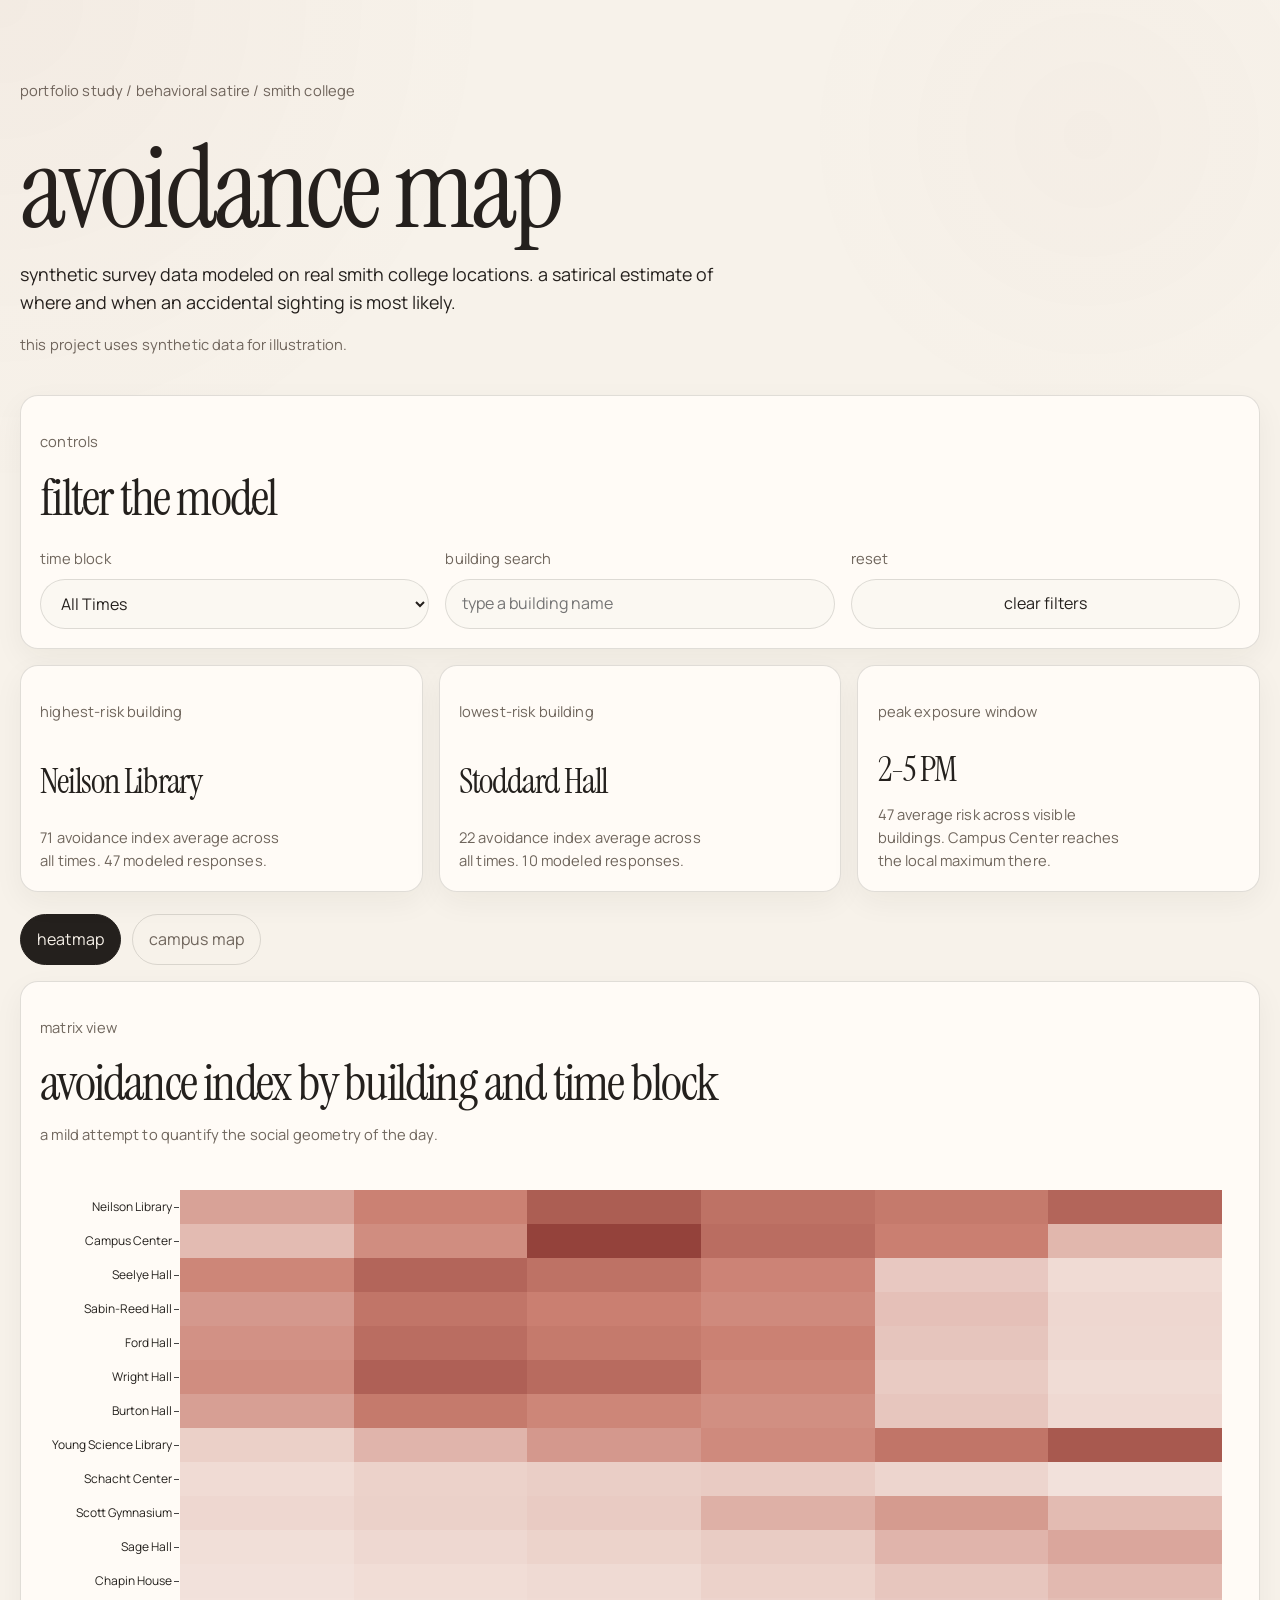
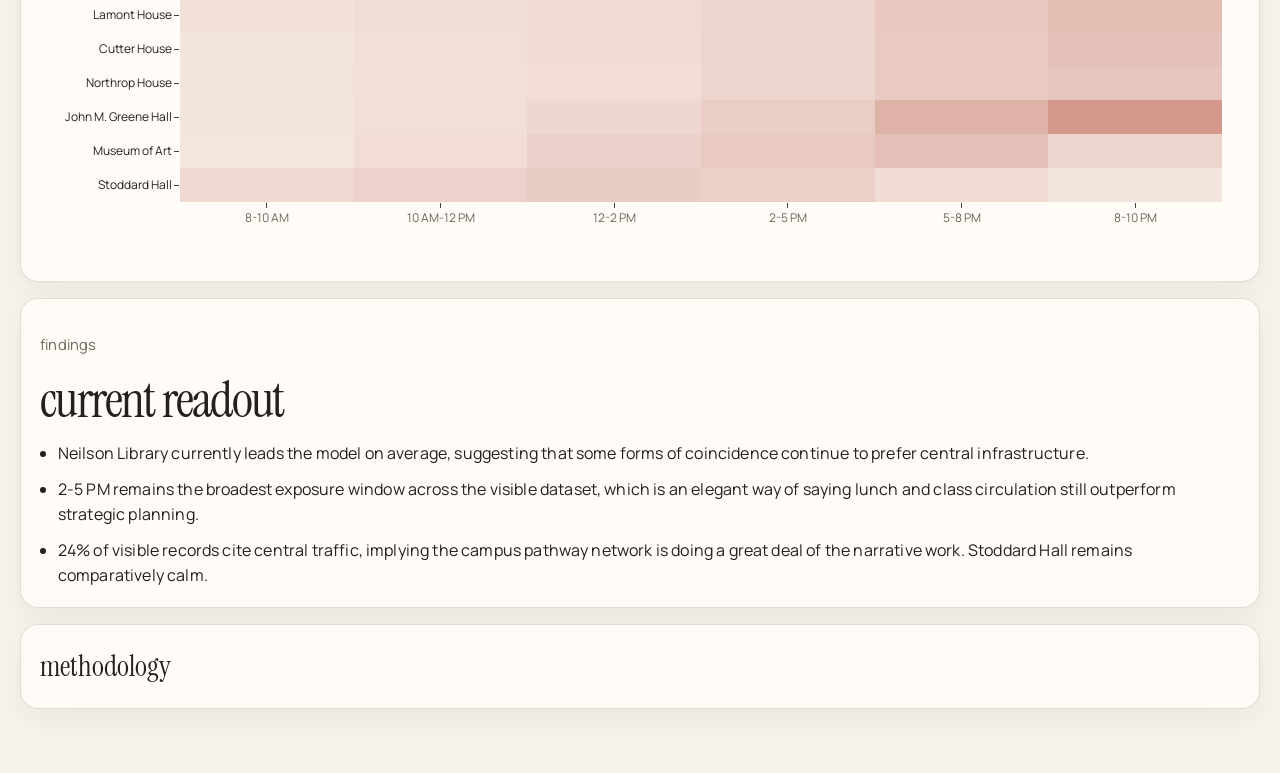
<file: avoidancemap/index.html>
<!DOCTYPE html>
<html lang="en">
<head>
  <meta charset="UTF-8">
  <meta name="viewport" content="width=device-width, initial-scale=1.0">
  <title>avoidance map</title>
  <meta
    name="description"
    content="avoidance map: a synthetic, satirical campus behavior visualization modeled on real smith college locations."
  >
  <link rel="preconnect" href="https://fonts.googleapis.com">
  <link rel="preconnect" href="https://fonts.gstatic.com" crossorigin>
  <link
    href="https://fonts.googleapis.com/css2?family=Instrument+Serif:ital@0;1&family=Manrope:wght@400;500;600;700&display=swap"
    rel="stylesheet"
  >
  <link rel="stylesheet" href="styles.css">
</head>
<body>
  <div class="page-shell">
    <header class="site-header">
      <p class="eyebrow">portfolio study / behavioral satire / smith college</p>
      <div class="header-copy">
        <h1>avoidance map</h1>
        <p class="subtitle">
          synthetic survey data modeled on real smith college locations. a satirical estimate of
          where and when an accidental sighting is most likely.
        </p>
      </div>
      <p class="note">this project uses synthetic data for illustration.</p>
    </header>

    <main>
      <section class="controls-panel card" aria-labelledby="controls-heading">
        <div class="section-heading">
          <p class="kicker">controls</p>
          <h2 id="controls-heading">filter the model</h2>
        </div>
        <div class="controls-grid">
          <label class="field">
            <span>time block</span>
            <select id="timeFilter">
              <option value="All Times">All Times</option>
              <option value="8-10 AM">8-10 AM</option>
              <option value="10 AM-12 PM">10 AM-12 PM</option>
              <option value="12-2 PM">12-2 PM</option>
              <option value="2-5 PM">2-5 PM</option>
              <option value="5-8 PM">5-8 PM</option>
              <option value="8-10 PM">8-10 PM</option>
            </select>
          </label>

          <label class="field">
            <span>building search</span>
            <input id="buildingSearch" type="search" placeholder="type a building name">
          </label>

          <div class="field button-field">
            <span>reset</span>
            <button id="resetFilters" type="button">clear filters</button>
          </div>
        </div>
      </section>

      <section class="summary-grid" aria-label="summary cards">
        <article class="summary-card card">
          <p class="kicker">highest-risk building</p>
          <h3 id="highestRiskName">Campus Center</h3>
          <p id="highestRiskMeta" class="summary-meta"></p>
        </article>

        <article class="summary-card card">
          <p class="kicker">lowest-risk building</p>
          <h3 id="lowestRiskName">Museum of Art</h3>
          <p id="lowestRiskMeta" class="summary-meta"></p>
        </article>

        <article class="summary-card card">
          <p class="kicker">peak exposure window</p>
          <h3 id="peakWindowName">12-2 PM</h3>
          <p id="peakWindowMeta" class="summary-meta"></p>
        </article>
      </section>

      <section class="tabs-section">
        <div class="tab-bar" role="tablist" aria-label="visualization tabs">
          <button class="tab-button is-active" id="tab-heatmap" data-tab="heatmap" role="tab" aria-selected="true">
            heatmap
          </button>
          <button class="tab-button" id="tab-map" data-tab="map" role="tab" aria-selected="false">
            campus map
          </button>
        </div>

        <div class="tab-panel is-active" id="panel-heatmap" role="tabpanel" aria-labelledby="tab-heatmap">
          <section class="card viz-card">
            <div class="section-heading">
              <p class="kicker">matrix view</p>
              <h2>avoidance index by building and time block</h2>
            </div>
            <p class="panel-copy">
              a mild attempt to quantify the social geometry of the day.
            </p>
            <div id="heatmapChart" class="plot-shell" aria-label="avoidance heatmap"></div>
          </section>
        </div>

        <div class="tab-panel" id="panel-map" role="tabpanel" aria-labelledby="tab-map" hidden>
          <section class="map-layout">
            <div class="card map-card">
              <div class="map-card-header">
                <div class="section-heading">
                  <p class="kicker">campus overlay</p>
                  <h2>schematic view</h2>
                </div>
                <p class="map-note">schematic overlay on downloadable smith campus map</p>
              </div>

              <div class="legend" aria-label="avoidance legend">
                <span class="legend-label">avoidance index</span>
                <div class="legend-scale"></div>
                <div class="legend-ticks">
                  <span>low</span>
                  <span>high</span>
                </div>
              </div>

              <div class="map-frame">
                <img
                  src="assets/smith-campus-map.jpeg"
                  alt="smith college campus map used as the base image for the avoidance map overlay"
                  class="campus-image"
                >
                <div id="mapMarkers" class="map-markers" aria-live="polite"></div>
              </div>
            </div>

            <aside class="card detail-card" aria-labelledby="detailHeading">
              <p class="kicker">building profile</p>
              <h2 id="detailHeading">Campus Center</h2>
              <div class="detail-metrics">
                <div>
                  <span class="metric-label">current window</span>
                  <strong id="detailCurrent">93 at 12-2 PM</strong>
                </div>
                <div>
                  <span class="metric-label">highest-risk window</span>
                  <strong id="detailHigh">12-2 PM</strong>
                </div>
                <div>
                  <span class="metric-label">lowest-risk window</span>
                  <strong id="detailLow">8-10 AM</strong>
                </div>
                <div>
                  <span class="metric-label">top recurring reason</span>
                  <strong id="detailReason">mail and food</strong>
                </div>
              </div>
              <p id="detailInterpretation" class="detail-interpretation"></p>
              <div id="detailTimeline" class="detail-timeline"></div>
            </aside>
          </section>
        </div>
      </section>

      <section class="findings-section card" aria-labelledby="findingsHeading">
        <div class="section-heading">
          <p class="kicker">findings</p>
          <h2 id="findingsHeading">current readout</h2>
        </div>
        <ul id="findingsList" class="findings-list"></ul>
      </section>

      <details class="methodology card">
        <summary>methodology</summary>
        <div class="methodology-copy">
          <p>
            the dataset is synthetic. real smith college building names are used, but the values
            represent an invented avoidance index rather than survey responses or institutional data.
          </p>
          <p>
            the campus image is a downloadable smith campus map image used here as a base layer for a
            schematic overlay. marker locations are approximate and meant for visual orientation, not
            precise navigation.
          </p>
          <p>
            the model estimates accidental-sighting likelihood by building and time block, then
            presents those estimates with the slightly overcommitted tone of a survey-based campus
            behavior study.
          </p>
        </div>
      </details>
    </main>
  </div>

  <script src="https://cdn.plot.ly/plotly-2.35.2.min.js"></script>
  <script src="data.js"></script>
  <script src="script.js"></script>
</body>
</html>
</file>
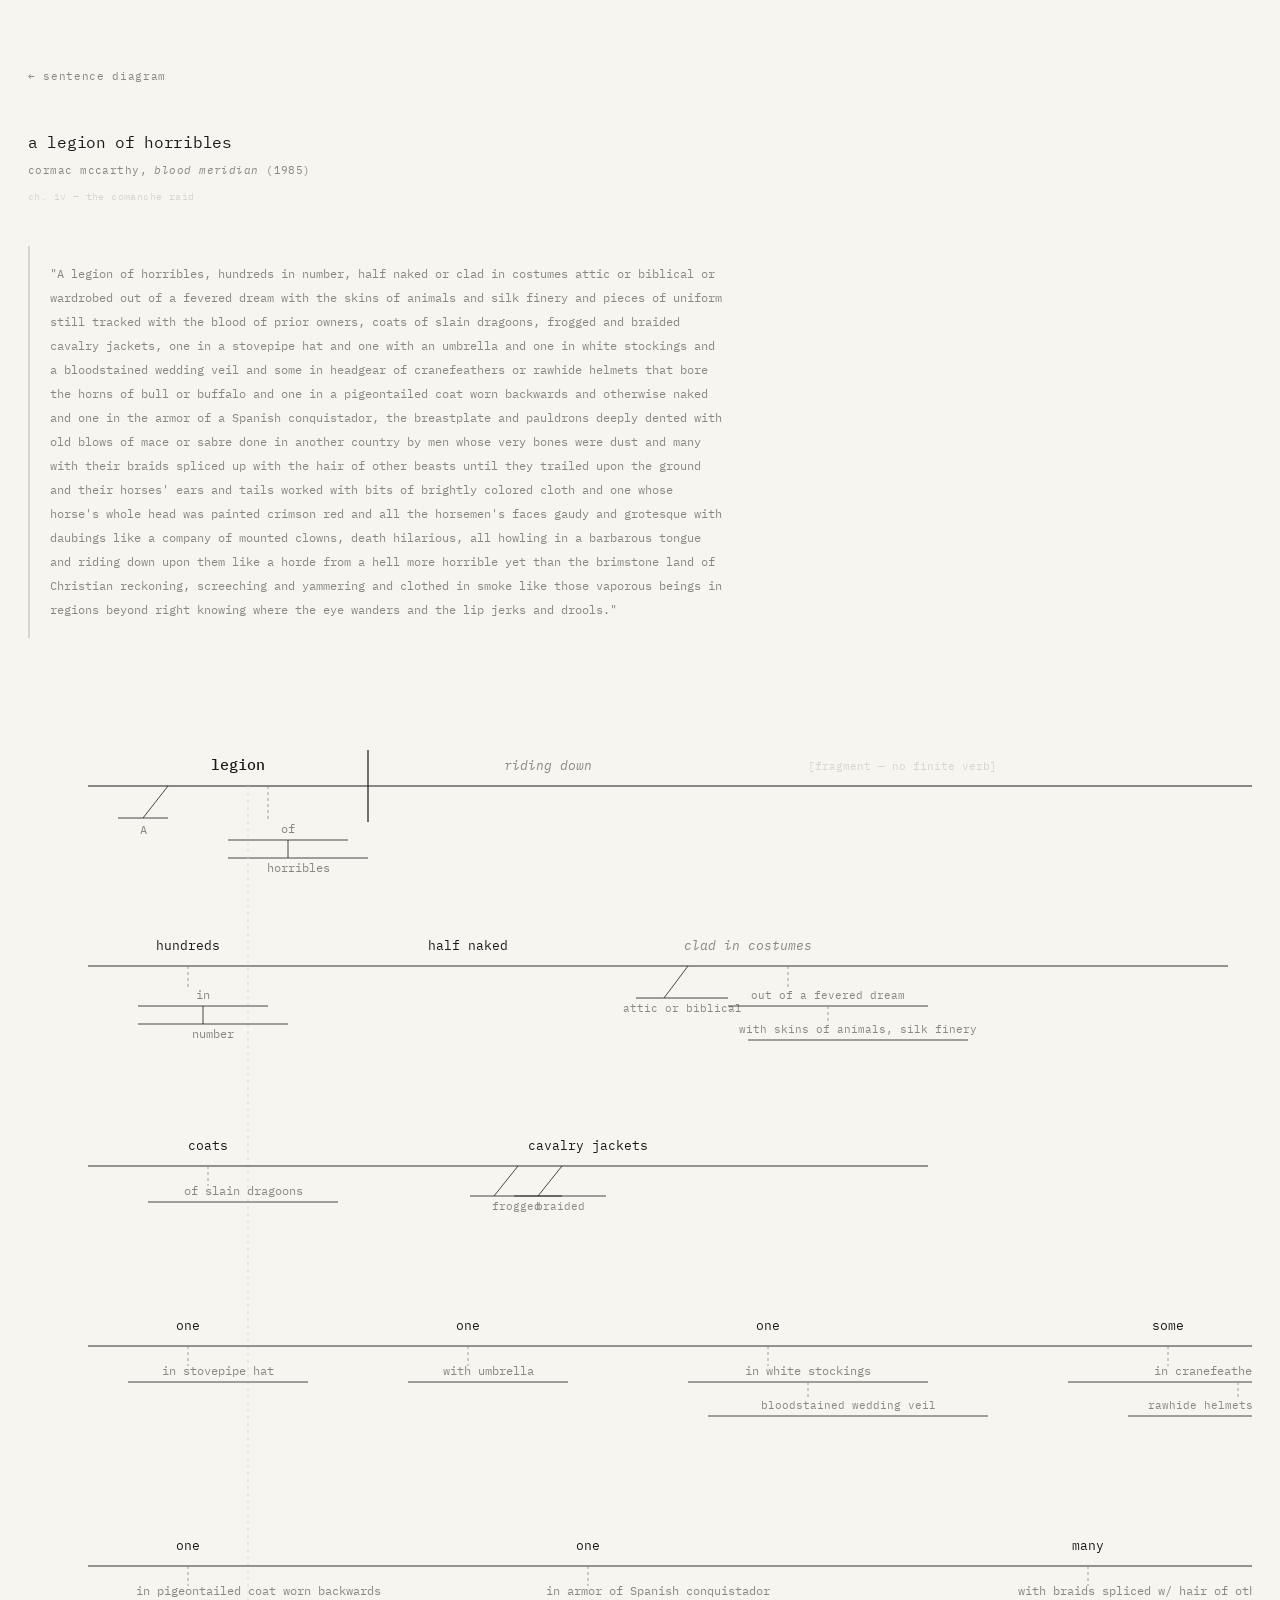
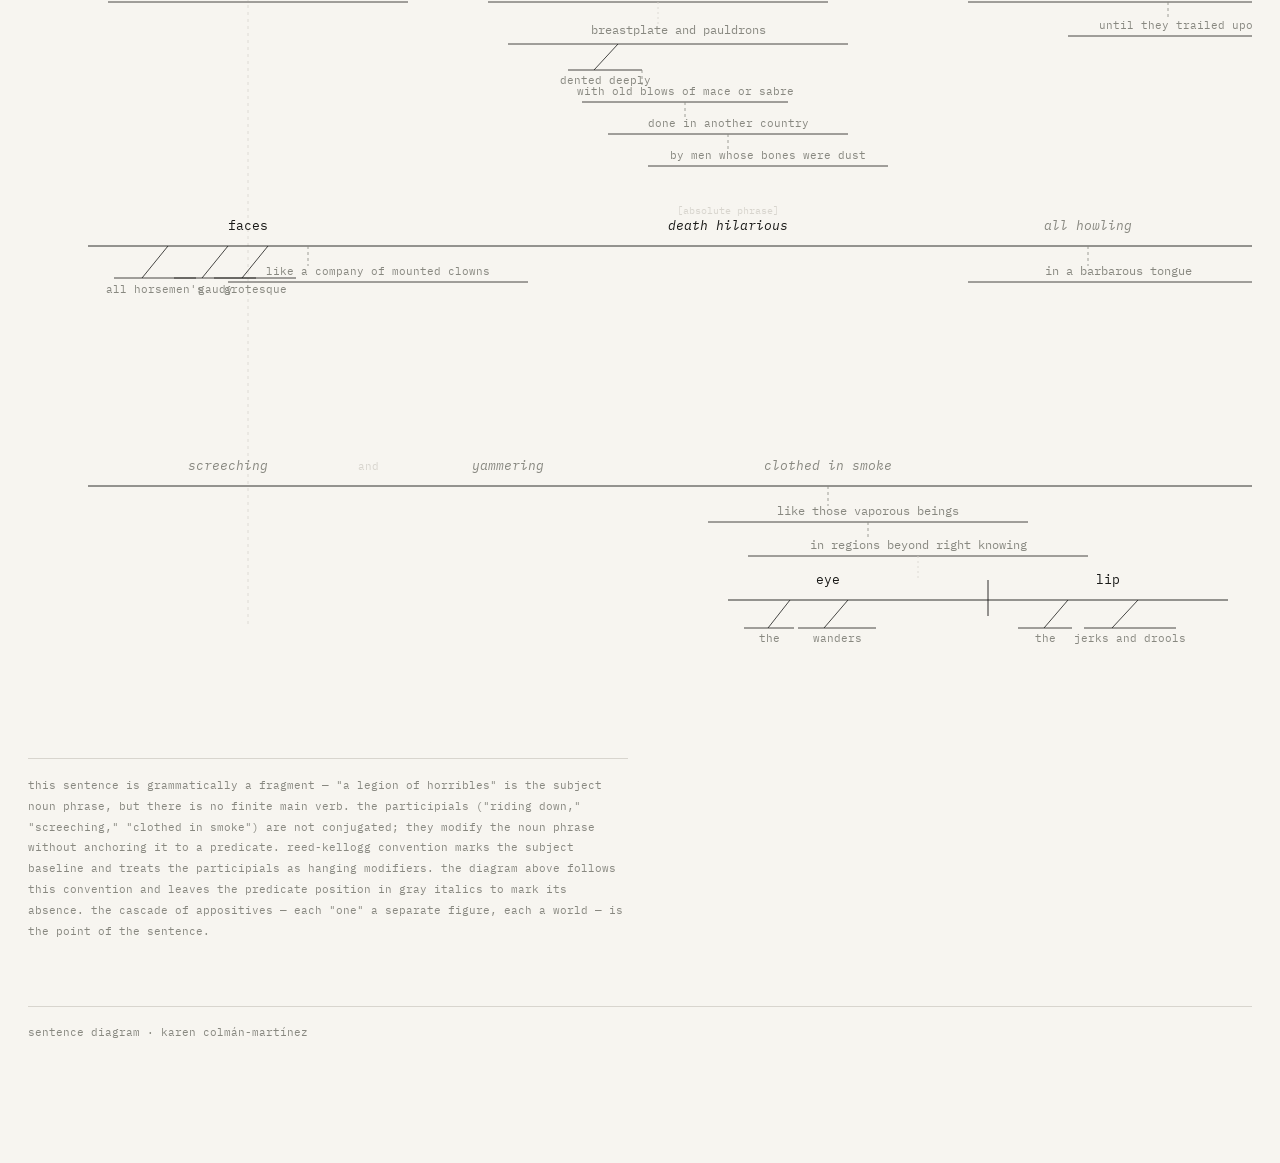
<file: bloodmeridian (1).html>
<!DOCTYPE html>
<html lang="en">
<head>
<meta charset="UTF-8">
<meta name="viewport" content="width=device-width, initial-scale=1.0">
<title>a legion of horribles</title>
<style>
  @import url('https://fonts.googleapis.com/css2?family=IBM+Plex+Mono:wght@400;500&display=swap');
  * { margin:0; padding:0; box-sizing:border-box; }
  :root { --bg:#f7f5f0; --ink:#1a1a18; --muted:#888880; --border:#d8d5ce; }
  body { background:var(--bg); color:var(--ink); font-family:'IBM Plex Mono',monospace; font-size:13px; line-height:1.8; }
  .page { max-width: 1400px; margin: 0 auto; padding: 64px 28px 120px; }
  .back { font-size:11px; color:var(--muted); text-decoration:none; letter-spacing:0.06em; display:inline-block; margin-bottom:40px; border-bottom:1px solid transparent; transition:all 0.15s; }
  .back:hover { color:var(--ink); border-bottom-color:var(--border); }
  h1 { font-size:16px; font-weight:400; margin-bottom:4px; letter-spacing:-0.3px; }
  .subtitle { font-size:11px; color:var(--muted); margin-bottom:8px; letter-spacing:0.04em; }
  .source { font-size:10px; color:var(--border); margin-bottom:40px; letter-spacing:0.04em; }
  .sentence-block { border-left:2px solid var(--border); padding:16px 20px; margin-bottom:48px; font-size:12px; color:var(--muted); line-height:2; max-width:720px; }
  .diagram-wrap { overflow-x:auto; overflow-y:visible; padding-bottom:32px; cursor:grab; }
  .diagram-wrap:active { cursor:grabbing; }
  svg text { font-family:'IBM Plex Mono',monospace; }
  .note { font-size:11px; color:var(--muted); margin-top:32px; border-top:1px solid var(--border); padding-top:16px; max-width:600px; line-height:1.9; }
  footer { font-size:11px; color:var(--muted); margin-top:64px; border-top:1px solid var(--border); padding-top:16px; }
</style>
</head>
<body>
<div class="page">
  <a class="back" href="/diagram.html">← sentence diagram</a>
  <h1>a legion of horribles</h1>
  <div class="subtitle">cormac mccarthy, <em>blood meridian</em> (1985)</div>
  <div class="source">ch. iv — the comanche raid</div>

  <div class="sentence-block">
    "A legion of horribles, hundreds in number, half naked or clad in costumes attic or biblical or wardrobed out of a fevered dream with the skins of animals and silk finery and pieces of uniform still tracked with the blood of prior owners, coats of slain dragoons, frogged and braided cavalry jackets, one in a stovepipe hat and one with an umbrella and one in white stockings and a bloodstained wedding veil and some in headgear of cranefeathers or rawhide helmets that bore the horns of bull or buffalo and one in a pigeontailed coat worn backwards and otherwise naked and one in the armor of a Spanish conquistador, the breastplate and pauldrons deeply dented with old blows of mace or sabre done in another country by men whose very bones were dust and many with their braids spliced up with the hair of other beasts until they trailed upon the ground and their horses' ears and tails worked with bits of brightly colored cloth and one whose horse's whole head was painted crimson red and all the horsemen's faces gaudy and grotesque with daubings like a company of mounted clowns, death hilarious, all howling in a barbarous tongue and riding down upon them like a horde from a hell more horrible yet than the brimstone land of Christian reckoning, screeching and yammering and clothed in smoke like those vaporous beings in regions beyond right knowing where the eye wanders and the lip jerks and drools."
  </div>

  <div class="diagram-wrap">
    <svg id="diagram" width="2600" height="1600" viewBox="0 0 2600 1600" xmlns="http://www.w3.org/2000/svg">

      <!-- ══════════════════════════
           ROW 0: main baseline y=100
           subject: legion (x=80..340)
           divider at x=340
           ghost predicate: riding down
      ══════════════════════════ -->
      <line x1="60" y1="100" x2="1800" y2="100" stroke="#1a1a18" stroke-width="1.2"/>

      <text x="210" y="84" text-anchor="middle" font-size="15" font-weight="500" fill="#1a1a18">legion</text>
      <line x1="340" y1="64" x2="340" y2="136" stroke="#1a1a18" stroke-width="1.2"/>
      <text x="520" y="84" text-anchor="middle" font-size="13" fill="#888880" font-style="italic">riding down</text>
      <text x="780" y="84" text-anchor="start" font-size="11" fill="#d8d5ce">[fragment — no finite verb]</text>

      <!-- article A -->
      <line x1="140" y1="100" x2="115" y2="132" stroke="#1a1a18" stroke-width="0.8"/>
      <line x1="90" y1="132" x2="140" y2="132" stroke="#1a1a18" stroke-width="0.8"/>
      <text x="115" y="148" text-anchor="middle" font-size="12" fill="#888880">A</text>

      <!-- prep: of horribles -->
      <line x1="240" y1="100" x2="240" y2="136" stroke="#888880" stroke-width="0.8" stroke-dasharray="3,3"/>
      <line x1="200" y1="154" x2="320" y2="154" stroke="#1a1a18" stroke-width="0.8"/>
      <text x="260" y="147" text-anchor="middle" font-size="12" fill="#888880">of</text>
      <line x1="260" y1="154" x2="260" y2="172" stroke="#1a1a18" stroke-width="0.8"/>
      <line x1="200" y1="172" x2="340" y2="172" stroke="#1a1a18" stroke-width="0.8"/>
      <text x="270" y="186" text-anchor="middle" font-size="12" fill="#888880">horribles</text>

      <!-- ══════════════════════════
           APPOSITIVE SPINE
           dotted vertical at x=220 down through all rows
      ══════════════════════════ -->
      <line x1="220" y1="100" x2="220" y2="1540" stroke="#d8d5ce" stroke-width="0.8" stroke-dasharray="3,4"/>

      <!-- ══════════════════════════
           ROW 1 y=280: hundreds / half naked / clad in costumes
      ══════════════════════════ -->
      <line x1="60" y1="280" x2="1200" y2="280" stroke="#1a1a18" stroke-width="0.9"/>

      <text x="160" y="264" text-anchor="middle" font-size="13" fill="#1a1a18">hundreds</text>
      <!-- in number -->
      <line x1="160" y1="280" x2="160" y2="304" stroke="#888880" stroke-width="0.8" stroke-dasharray="3,3"/>
      <line x1="110" y1="320" x2="240" y2="320" stroke="#1a1a18" stroke-width="0.8"/>
      <text x="175" y="313" text-anchor="middle" font-size="12" fill="#888880">in</text>
      <line x1="175" y1="320" x2="175" y2="338" stroke="#1a1a18" stroke-width="0.8"/>
      <line x1="110" y1="338" x2="260" y2="338" stroke="#1a1a18" stroke-width="0.8"/>
      <text x="185" y="352" text-anchor="middle" font-size="12" fill="#888880">number</text>

      <text x="440" y="264" text-anchor="middle" font-size="13" fill="#1a1a18">half naked</text>

      <text x="720" y="264" text-anchor="middle" font-size="13" fill="#888880" font-style="italic">clad in costumes</text>
      <!-- attic or biblical -->
      <line x1="660" y1="280" x2="636" y2="312" stroke="#1a1a18" stroke-width="0.8"/>
      <line x1="608" y1="312" x2="700" y2="312" stroke="#1a1a18" stroke-width="0.8"/>
      <text x="654" y="326" text-anchor="middle" font-size="11" fill="#888880">attic or biblical</text>
      <!-- out of a fevered dream -->
      <line x1="760" y1="280" x2="760" y2="304" stroke="#888880" stroke-width="0.8" stroke-dasharray="3,3"/>
      <line x1="700" y1="320" x2="900" y2="320" stroke="#1a1a18" stroke-width="0.8"/>
      <text x="800" y="313" text-anchor="middle" font-size="11" fill="#888880">out of a fevered dream</text>
      <line x1="800" y1="320" x2="800" y2="338" stroke="#888880" stroke-width="0.8" stroke-dasharray="3,3"/>
      <line x1="720" y1="354" x2="940" y2="354" stroke="#1a1a18" stroke-width="0.8"/>
      <text x="830" y="347" text-anchor="middle" font-size="11" fill="#888880">with skins of animals, silk finery</text>

      <!-- ══════════════════════════
           ROW 2 y=480: coats / cavalry jackets
      ══════════════════════════ -->
      <line x1="60" y1="480" x2="900" y2="480" stroke="#1a1a18" stroke-width="0.9"/>

      <text x="180" y="464" text-anchor="middle" font-size="13" fill="#1a1a18">coats</text>
      <line x1="180" y1="480" x2="180" y2="500" stroke="#888880" stroke-width="0.8" stroke-dasharray="3,3"/>
      <line x1="120" y1="516" x2="310" y2="516" stroke="#1a1a18" stroke-width="0.8"/>
      <text x="215" y="509" text-anchor="middle" font-size="12" fill="#888880">of slain dragoons</text>

      <text x="560" y="464" text-anchor="middle" font-size="13" fill="#1a1a18">cavalry jackets</text>
      <line x1="490" y1="480" x2="466" y2="510" stroke="#1a1a18" stroke-width="0.8"/>
      <line x1="442" y1="510" x2="534" y2="510" stroke="#1a1a18" stroke-width="0.8"/>
      <text x="488" y="524" text-anchor="middle" font-size="11" fill="#888880">frogged</text>
      <line x1="534" y1="480" x2="510" y2="510" stroke="#1a1a18" stroke-width="0.8"/>
      <line x1="486" y1="510" x2="578" y2="510" stroke="#1a1a18" stroke-width="0.8"/>
      <text x="532" y="524" text-anchor="middle" font-size="11" fill="#888880">braided</text>

      <!-- ══════════════════════════
           ROW 3 y=660: one (stovepipe) / one (umbrella) / one (stockings+veil)
      ══════════════════════════ -->
      <line x1="60" y1="660" x2="2200" y2="660" stroke="#1a1a18" stroke-width="0.9"/>

      <!-- one: stovepipe hat -->
      <text x="160" y="644" text-anchor="middle" font-size="13" fill="#1a1a18">one</text>
      <line x1="160" y1="660" x2="160" y2="680" stroke="#888880" stroke-width="0.8" stroke-dasharray="3,3"/>
      <line x1="100" y1="696" x2="280" y2="696" stroke="#1a1a18" stroke-width="0.8"/>
      <text x="190" y="689" text-anchor="middle" font-size="12" fill="#888880">in stovepipe hat</text>

      <!-- one: umbrella -->
      <text x="440" y="644" text-anchor="middle" font-size="13" fill="#1a1a18">one</text>
      <line x1="440" y1="660" x2="440" y2="680" stroke="#888880" stroke-width="0.8" stroke-dasharray="3,3"/>
      <line x1="380" y1="696" x2="540" y2="696" stroke="#1a1a18" stroke-width="0.8"/>
      <text x="460" y="689" text-anchor="middle" font-size="12" fill="#888880">with umbrella</text>

      <!-- one: white stockings -->
      <text x="740" y="644" text-anchor="middle" font-size="13" fill="#1a1a18">one</text>
      <line x1="740" y1="660" x2="740" y2="680" stroke="#888880" stroke-width="0.8" stroke-dasharray="3,3"/>
      <line x1="660" y1="696" x2="900" y2="696" stroke="#1a1a18" stroke-width="0.8"/>
      <text x="780" y="689" text-anchor="middle" font-size="12" fill="#888880">in white stockings</text>
      <!-- and bloodstained wedding veil -->
      <line x1="780" y1="696" x2="780" y2="714" stroke="#888880" stroke-width="0.8" stroke-dasharray="3,3"/>
      <line x1="680" y1="730" x2="960" y2="730" stroke="#1a1a18" stroke-width="0.8"/>
      <text x="820" y="723" text-anchor="middle" font-size="11" fill="#888880">bloodstained wedding veil</text>

      <!-- some: cranefeather headgear / rawhide helmets -->
      <text x="1140" y="644" text-anchor="middle" font-size="13" fill="#1a1a18">some</text>
      <line x1="1140" y1="660" x2="1140" y2="680" stroke="#888880" stroke-width="0.8" stroke-dasharray="3,3"/>
      <line x1="1040" y1="696" x2="1380" y2="696" stroke="#1a1a18" stroke-width="0.8"/>
      <text x="1210" y="689" text-anchor="middle" font-size="12" fill="#888880">in cranefeather headgear</text>
      <line x1="1210" y1="696" x2="1210" y2="714" stroke="#888880" stroke-width="0.8" stroke-dasharray="3,3"/>
      <line x1="1100" y1="730" x2="1440" y2="730" stroke="#1a1a18" stroke-width="0.8"/>
      <text x="1270" y="723" text-anchor="middle" font-size="11" fill="#888880">rawhide helmets w/ horns of bull or buffalo</text>

      <!-- ══════════════════════════
           ROW 4 y=880: one (pigeontailed) / one (conquistador) / many (braids)
      ══════════════════════════ -->
      <line x1="60" y1="880" x2="2400" y2="880" stroke="#1a1a18" stroke-width="0.9"/>

      <!-- one: pigeontailed coat backwards -->
      <text x="160" y="864" text-anchor="middle" font-size="13" fill="#1a1a18">one</text>
      <line x1="160" y1="880" x2="160" y2="900" stroke="#888880" stroke-width="0.8" stroke-dasharray="3,3"/>
      <line x1="80" y1="916" x2="380" y2="916" stroke="#1a1a18" stroke-width="0.8"/>
      <text x="230" y="909" text-anchor="middle" font-size="12" fill="#888880">in pigeontailed coat worn backwards</text>

      <!-- one: conquistador armor -->
      <text x="560" y="864" text-anchor="middle" font-size="13" fill="#1a1a18">one</text>
      <line x1="560" y1="880" x2="560" y2="900" stroke="#888880" stroke-width="0.8" stroke-dasharray="3,3"/>
      <line x1="460" y1="916" x2="800" y2="916" stroke="#1a1a18" stroke-width="0.8"/>
      <text x="630" y="909" text-anchor="middle" font-size="12" fill="#888880">in armor of Spanish conquistador</text>
      <!-- breastplate and pauldrons sub-appositive -->
      <line x1="630" y1="916" x2="630" y2="940" stroke="#d8d5ce" stroke-width="0.8" stroke-dasharray="2,3"/>
      <line x1="480" y1="958" x2="820" y2="958" stroke="#1a1a18" stroke-width="0.8"/>
      <text x="650" y="948" text-anchor="middle" font-size="12" fill="#888880">breastplate and pauldrons</text>
      <line x1="590" y1="958" x2="566" y2="984" stroke="#1a1a18" stroke-width="0.8"/>
      <line x1="540" y1="984" x2="614" y2="984" stroke="#1a1a18" stroke-width="0.8"/>
      <text x="577" y="998" text-anchor="middle" font-size="11" fill="#888880">dented deeply</text>
      <line x1="614" y1="984" x2="614" y2="1000" stroke="#888880" stroke-width="0.8" stroke-dasharray="3,3"/>
      <line x1="554" y1="1016" x2="760" y2="1016" stroke="#1a1a18" stroke-width="0.8"/>
      <text x="657" y="1009" text-anchor="middle" font-size="11" fill="#888880">with old blows of mace or sabre</text>
      <line x1="657" y1="1016" x2="657" y2="1032" stroke="#888880" stroke-width="0.8" stroke-dasharray="3,3"/>
      <line x1="580" y1="1048" x2="820" y2="1048" stroke="#1a1a18" stroke-width="0.8"/>
      <text x="700" y="1041" text-anchor="middle" font-size="11" fill="#888880">done in another country</text>
      <line x1="700" y1="1048" x2="700" y2="1064" stroke="#888880" stroke-width="0.8" stroke-dasharray="3,3"/>
      <line x1="620" y1="1080" x2="860" y2="1080" stroke="#1a1a18" stroke-width="0.8"/>
      <text x="740" y="1073" text-anchor="middle" font-size="11" fill="#888880">by men whose bones were dust</text>

      <!-- many: braids -->
      <text x="1060" y="864" text-anchor="middle" font-size="13" fill="#1a1a18">many</text>
      <line x1="1060" y1="880" x2="1060" y2="900" stroke="#888880" stroke-width="0.8" stroke-dasharray="3,3"/>
      <line x1="940" y1="916" x2="1340" y2="916" stroke="#1a1a18" stroke-width="0.8"/>
      <text x="1140" y="909" text-anchor="middle" font-size="12" fill="#888880">with braids spliced w/ hair of other beasts</text>
      <line x1="1140" y1="916" x2="1140" y2="934" stroke="#888880" stroke-width="0.8" stroke-dasharray="3,3"/>
      <line x1="1040" y1="950" x2="1340" y2="950" stroke="#1a1a18" stroke-width="0.8"/>
      <text x="1190" y="943" text-anchor="middle" font-size="11" fill="#888880">until they trailed upon the ground</text>

      <!-- one: crimson horse head -->
      <text x="1600" y="864" text-anchor="middle" font-size="13" fill="#1a1a18">one</text>
      <line x1="1600" y1="880" x2="1600" y2="900" stroke="#888880" stroke-width="0.8" stroke-dasharray="3,3"/>
      <line x1="1480" y1="916" x2="1820" y2="916" stroke="#1a1a18" stroke-width="0.8"/>
      <text x="1650" y="909" text-anchor="middle" font-size="12" fill="#888880">horse's whole head painted crimson red</text>

      <!-- ══════════════════════════
           ROW 5 y=1160: faces / death hilarious / all howling / riding down
      ══════════════════════════ -->
      <line x1="60" y1="1160" x2="2500" y2="1160" stroke="#1a1a18" stroke-width="0.9"/>

      <!-- faces gaudy and grotesque -->
      <text x="220" y="1144" text-anchor="middle" font-size="13" fill="#1a1a18">faces</text>
      <line x1="140" y1="1160" x2="114" y2="1192" stroke="#1a1a18" stroke-width="0.8"/>
      <line x1="86" y1="1192" x2="168" y2="1192" stroke="#1a1a18" stroke-width="0.8"/>
      <text x="127" y="1207" text-anchor="middle" font-size="11" fill="#888880">all horsemen's</text>
      <line x1="200" y1="1160" x2="174" y2="1192" stroke="#1a1a18" stroke-width="0.8"/>
      <line x1="146" y1="1192" x2="228" y2="1192" stroke="#1a1a18" stroke-width="0.8"/>
      <text x="187" y="1207" text-anchor="middle" font-size="11" fill="#888880">gaudy</text>
      <line x1="240" y1="1160" x2="214" y2="1192" stroke="#1a1a18" stroke-width="0.8"/>
      <line x1="186" y1="1192" x2="268" y2="1192" stroke="#1a1a18" stroke-width="0.8"/>
      <text x="227" y="1207" text-anchor="middle" font-size="11" fill="#888880">grotesque</text>
      <line x1="280" y1="1160" x2="280" y2="1180" stroke="#888880" stroke-width="0.8" stroke-dasharray="3,3"/>
      <line x1="200" y1="1196" x2="500" y2="1196" stroke="#1a1a18" stroke-width="0.8"/>
      <text x="350" y="1189" text-anchor="middle" font-size="11" fill="#888880">like a company of mounted clowns</text>

      <!-- death hilarious [absolute] -->
      <text x="700" y="1144" text-anchor="middle" font-size="13" fill="#1a1a18" font-style="italic">death hilarious</text>
      <text x="700" y="1128" text-anchor="middle" font-size="10" fill="#d8d5ce">[absolute phrase]</text>

      <!-- all howling -->
      <text x="1060" y="1144" text-anchor="middle" font-size="13" fill="#888880" font-style="italic">all howling</text>
      <line x1="1060" y1="1160" x2="1060" y2="1180" stroke="#888880" stroke-width="0.8" stroke-dasharray="3,3"/>
      <line x1="940" y1="1196" x2="1240" y2="1196" stroke="#1a1a18" stroke-width="0.8"/>
      <text x="1090" y="1189" text-anchor="middle" font-size="12" fill="#888880">in a barbarous tongue</text>

      <!-- riding down -->
      <text x="1500" y="1144" text-anchor="middle" font-size="13" fill="#888880" font-style="italic">riding down</text>
      <line x1="1500" y1="1160" x2="1500" y2="1180" stroke="#888880" stroke-width="0.8" stroke-dasharray="3,3"/>
      <line x1="1400" y1="1196" x2="1660" y2="1196" stroke="#1a1a18" stroke-width="0.8"/>
      <text x="1530" y="1189" text-anchor="middle" font-size="12" fill="#888880">upon them</text>
      <line x1="1530" y1="1196" x2="1530" y2="1214" stroke="#888880" stroke-width="0.8" stroke-dasharray="3,3"/>
      <line x1="1420" y1="1230" x2="1740" y2="1230" stroke="#1a1a18" stroke-width="0.8"/>
      <text x="1580" y="1223" text-anchor="middle" font-size="11" fill="#888880">like a horde from a hell</text>
      <line x1="1580" y1="1230" x2="1580" y2="1248" stroke="#888880" stroke-width="0.8" stroke-dasharray="3,3"/>
      <line x1="1460" y1="1264" x2="1840" y2="1264" stroke="#1a1a18" stroke-width="0.8"/>
      <text x="1650" y="1257" text-anchor="middle" font-size="11" fill="#888880">more horrible than brimstone land of Christian reckoning</text>

      <!-- ══════════════════════════
           ROW 6 y=1400: screeching / yammering / clothed in smoke → eye / lip
      ══════════════════════════ -->
      <line x1="60" y1="1400" x2="1800" y2="1400" stroke="#1a1a18" stroke-width="0.9"/>

      <text x="200" y="1384" text-anchor="middle" font-size="13" fill="#888880" font-style="italic">screeching</text>
      <text x="480" y="1384" text-anchor="middle" font-size="13" fill="#888880" font-style="italic">yammering</text>
      <text x="340" y="1384" text-anchor="middle" font-size="11" fill="#d8d5ce">and</text>

      <text x="800" y="1384" text-anchor="middle" font-size="13" fill="#888880" font-style="italic">clothed in smoke</text>
      <line x1="800" y1="1400" x2="800" y2="1420" stroke="#888880" stroke-width="0.8" stroke-dasharray="3,3"/>
      <line x1="680" y1="1436" x2="1000" y2="1436" stroke="#1a1a18" stroke-width="0.8"/>
      <text x="840" y="1429" text-anchor="middle" font-size="12" fill="#888880">like those vaporous beings</text>
      <line x1="840" y1="1436" x2="840" y2="1454" stroke="#888880" stroke-width="0.8" stroke-dasharray="3,3"/>
      <line x1="720" y1="1470" x2="1060" y2="1470" stroke="#1a1a18" stroke-width="0.8"/>
      <text x="890" y="1463" text-anchor="middle" font-size="12" fill="#888880">in regions beyond right knowing</text>

      <!-- where the eye wanders and the lip jerks and drools -->
      <line x1="890" y1="1470" x2="890" y2="1494" stroke="#d8d5ce" stroke-width="0.8" stroke-dasharray="2,3"/>
      <line x1="700" y1="1514" x2="1200" y2="1514" stroke="#1a1a18" stroke-width="0.9"/>

      <!-- eye -->
      <text x="800" y="1498" text-anchor="middle" font-size="13" fill="#1a1a18">eye</text>
      <!-- the under eye -->
      <line x1="762" y1="1514" x2="740" y2="1542" stroke="#1a1a18" stroke-width="0.8"/>
      <line x1="716" y1="1542" x2="766" y2="1542" stroke="#1a1a18" stroke-width="0.8"/>
      <text x="741" y="1556" text-anchor="middle" font-size="11" fill="#888880">the</text>
      <!-- wanders -->
      <line x1="820" y1="1514" x2="796" y2="1542" stroke="#1a1a18" stroke-width="0.8"/>
      <line x1="770" y1="1542" x2="848" y2="1542" stroke="#1a1a18" stroke-width="0.8"/>
      <text x="809" y="1556" text-anchor="middle" font-size="11" fill="#888880">wanders</text>

      <!-- vertical divider eye/lip -->
      <line x1="960" y1="1494" x2="960" y2="1530" stroke="#1a1a18" stroke-width="0.9"/>

      <!-- lip -->
      <text x="1080" y="1498" text-anchor="middle" font-size="13" fill="#1a1a18">lip</text>
      <!-- the under lip -->
      <line x1="1040" y1="1514" x2="1016" y2="1542" stroke="#1a1a18" stroke-width="0.8"/>
      <line x1="990" y1="1542" x2="1044" y2="1542" stroke="#1a1a18" stroke-width="0.8"/>
      <text x="1017" y="1556" text-anchor="middle" font-size="11" fill="#888880">the</text>
      <!-- jerks and drools -->
      <line x1="1110" y1="1514" x2="1084" y2="1542" stroke="#1a1a18" stroke-width="0.8"/>
      <line x1="1056" y1="1542" x2="1148" y2="1542" stroke="#1a1a18" stroke-width="0.8"/>
      <text x="1102" y="1556" text-anchor="middle" font-size="11" fill="#888880">jerks and drools</text>

    </svg>
  </div>

  <div class="note">
    this sentence is grammatically a fragment — "a legion of horribles" is the subject noun phrase, but there is no finite main verb. the participials ("riding down," "screeching," "clothed in smoke") are not conjugated; they modify the noun phrase without anchoring it to a predicate. reed-kellogg convention marks the subject baseline and treats the participials as hanging modifiers. the diagram above follows this convention and leaves the predicate position in gray italics to mark its absence. the cascade of appositives — each "one" a separate figure, each a world — is the point of the sentence.
  </div>

  <footer>sentence diagram · karen colmán-martínez</footer>
</div>
</body>
</html>
</file>
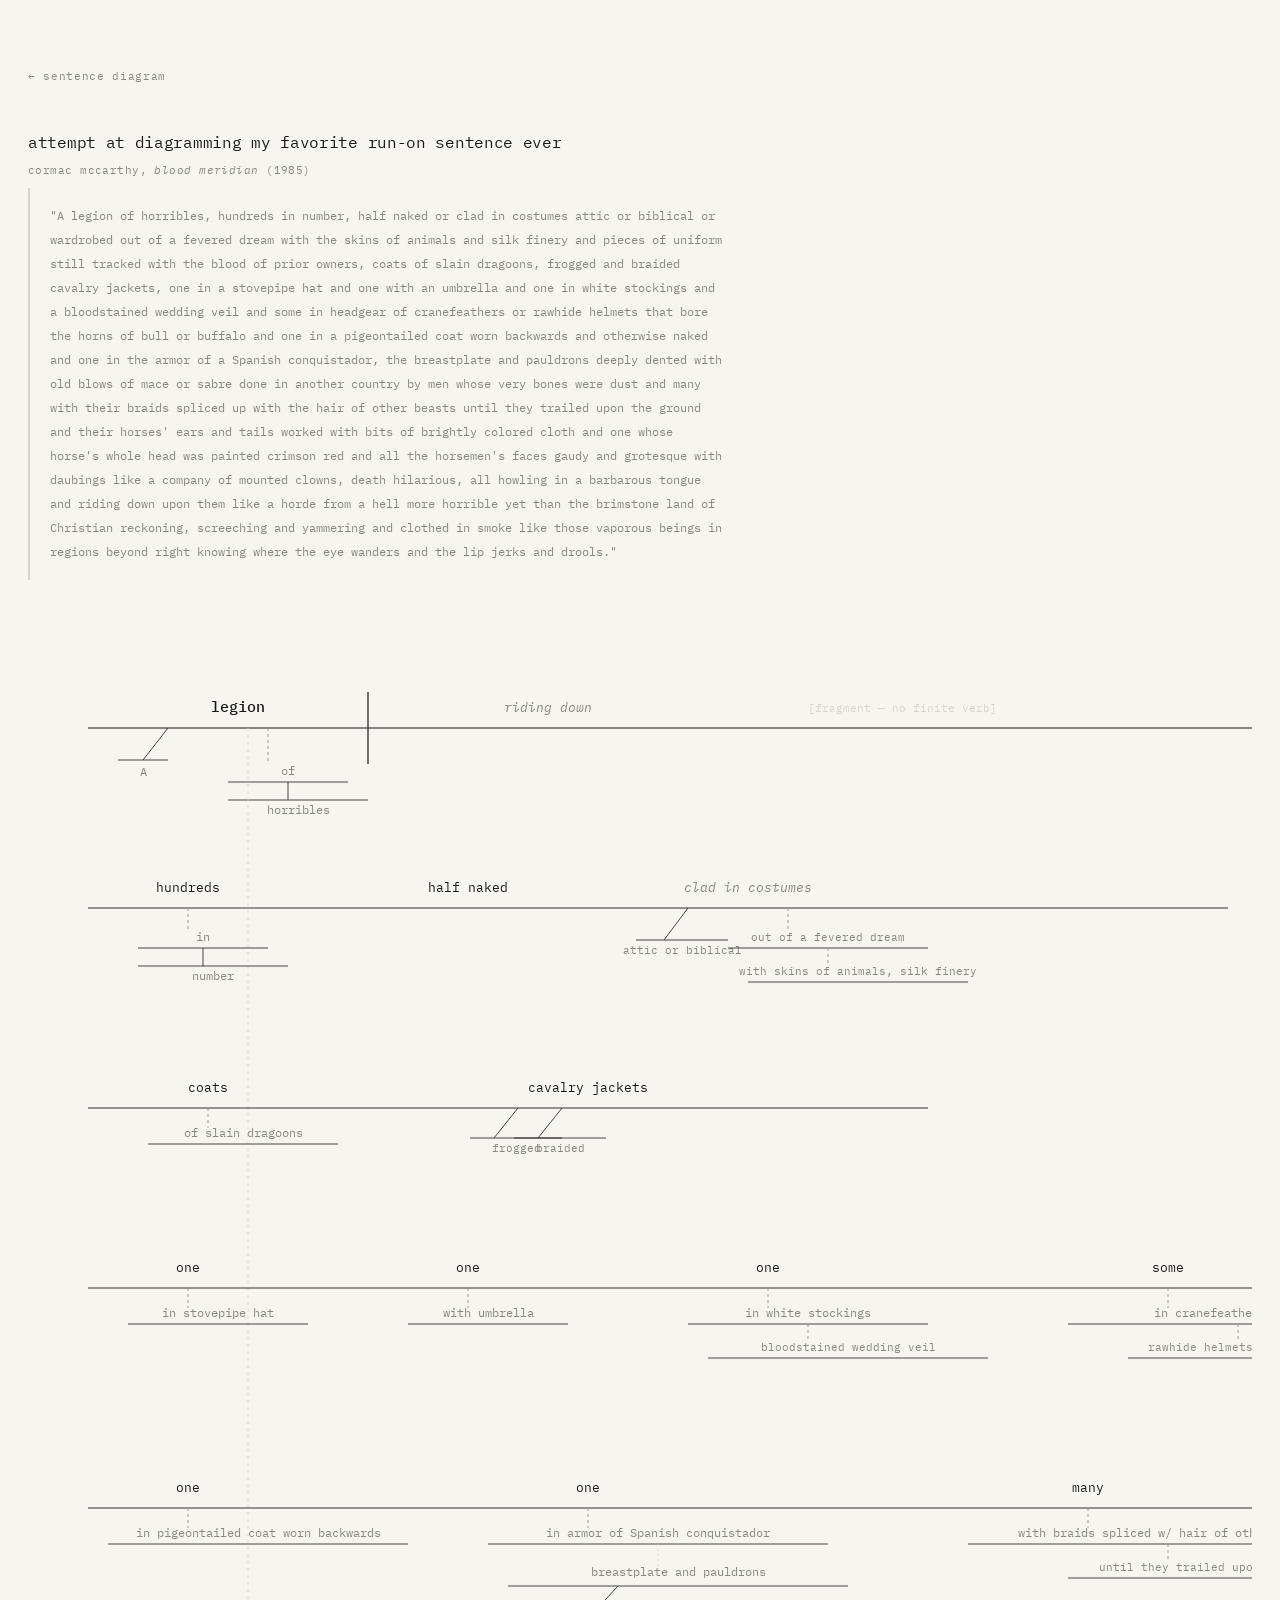
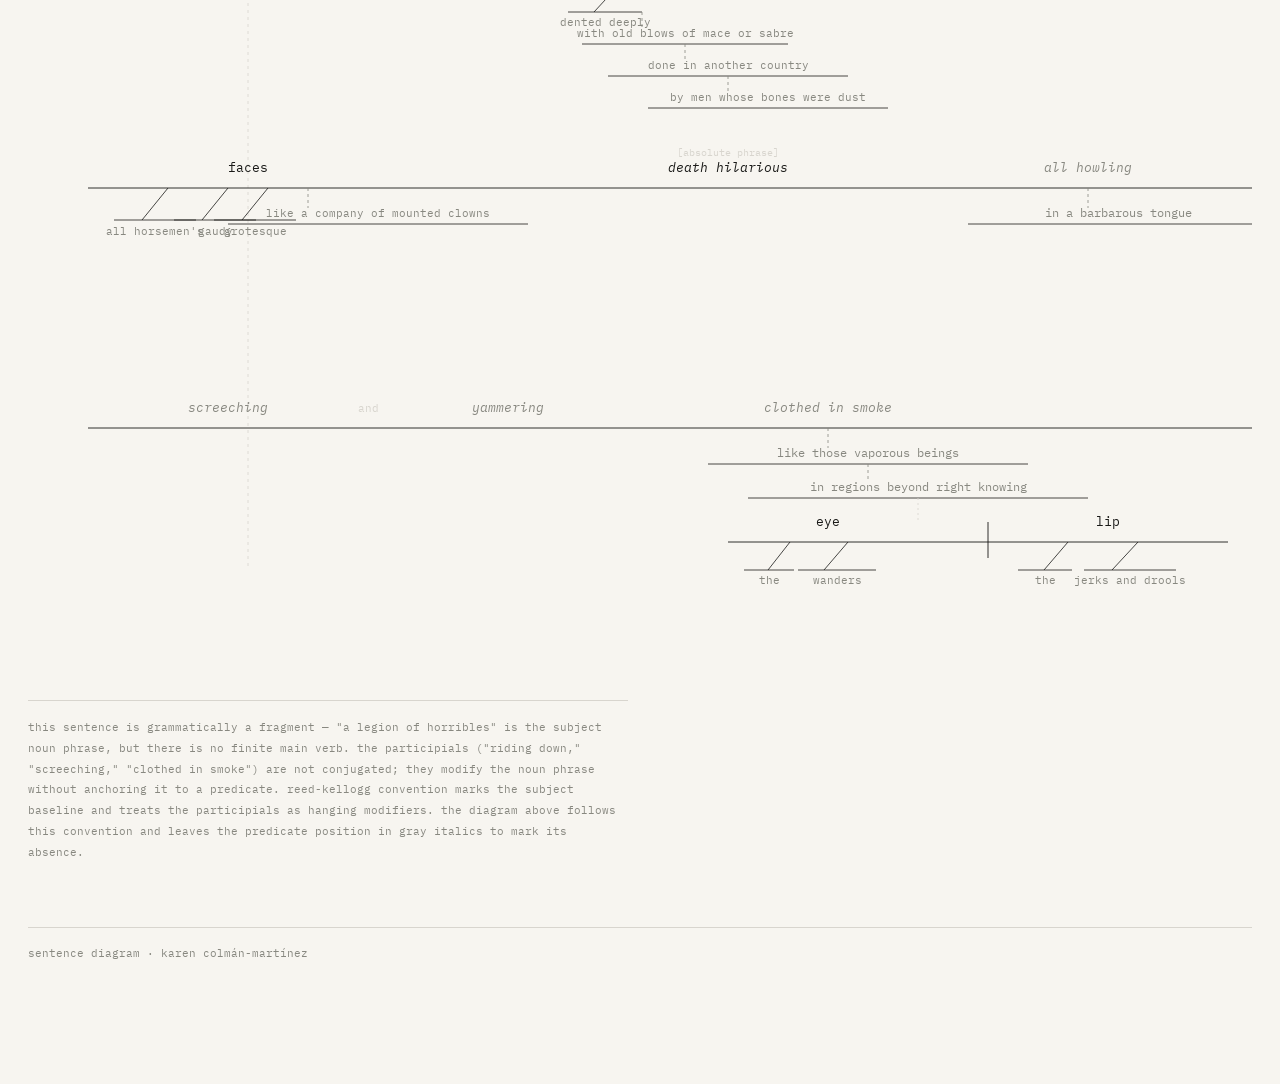
<file: bloodmeridian.html>
<!DOCTYPE html>
<html lang="en">
<head>
<meta charset="UTF-8">
<meta name="viewport" content="width=device-width, initial-scale=1.0">
<title>a legion of horribles</title>
<style>
  @import url('https://fonts.googleapis.com/css2?family=IBM+Plex+Mono:wght@400;500&display=swap');
  * { margin:0; padding:0; box-sizing:border-box; }
  :root { --bg:#f7f5f0; --ink:#1a1a18; --muted:#888880; --border:#d8d5ce; }
  body { background:var(--bg); color:var(--ink); font-family:'IBM Plex Mono',monospace; font-size:13px; line-height:1.8; }
  .page { max-width: 1400px; margin: 0 auto; padding: 64px 28px 120px; }
  .back { font-size:11px; color:var(--muted); text-decoration:none; letter-spacing:0.06em; display:inline-block; margin-bottom:40px; border-bottom:1px solid transparent; transition:all 0.15s; }
  .back:hover { color:var(--ink); border-bottom-color:var(--border); }
  h1 { font-size:16px; font-weight:400; margin-bottom:4px; letter-spacing:-0.3px; }
  .subtitle { font-size:11px; color:var(--muted); margin-bottom:8px; letter-spacing:0.04em; }
  .source { font-size:10px; color:var(--border); margin-bottom:40px; letter-spacing:0.04em; }
  .sentence-block { border-left:2px solid var(--border); padding:16px 20px; margin-bottom:48px; font-size:12px; color:var(--muted); line-height:2; max-width:720px; }
  .diagram-wrap { overflow-x:auto; overflow-y:visible; padding-bottom:32px; cursor:grab; }
  .diagram-wrap:active { cursor:grabbing; }
  svg text { font-family:'IBM Plex Mono',monospace; }
  .note { font-size:11px; color:var(--muted); margin-top:32px; border-top:1px solid var(--border); padding-top:16px; max-width:600px; line-height:1.9; }
  footer { font-size:11px; color:var(--muted); margin-top:64px; border-top:1px solid var(--border); padding-top:16px; }
</style>
</head>
<body>
<div class="page">
  <a class="back" href="/diagram.html">← sentence diagram</a>
  <h1>attempt at diagramming my favorite run-on sentence ever</h1>
  <div class="subtitle">cormac mccarthy, <em>blood meridian</em> (1985)</div>

  <div class="sentence-block">
    "A legion of horribles, hundreds in number, half naked or clad in costumes attic or biblical or wardrobed out of a fevered dream with the skins of animals and silk finery and pieces of uniform still tracked with the blood of prior owners, coats of slain dragoons, frogged and braided cavalry jackets, one in a stovepipe hat and one with an umbrella and one in white stockings and a bloodstained wedding veil and some in headgear of cranefeathers or rawhide helmets that bore the horns of bull or buffalo and one in a pigeontailed coat worn backwards and otherwise naked and one in the armor of a Spanish conquistador, the breastplate and pauldrons deeply dented with old blows of mace or sabre done in another country by men whose very bones were dust and many with their braids spliced up with the hair of other beasts until they trailed upon the ground and their horses' ears and tails worked with bits of brightly colored cloth and one whose horse's whole head was painted crimson red and all the horsemen's faces gaudy and grotesque with daubings like a company of mounted clowns, death hilarious, all howling in a barbarous tongue and riding down upon them like a horde from a hell more horrible yet than the brimstone land of Christian reckoning, screeching and yammering and clothed in smoke like those vaporous beings in regions beyond right knowing where the eye wanders and the lip jerks and drools."
  </div>

  <div class="diagram-wrap">
    <svg id="diagram" width="2600" height="1600" viewBox="0 0 2600 1600" xmlns="http://www.w3.org/2000/svg">

      <!-- ══════════════════════════
           ROW 0: main baseline y=100
           subject: legion (x=80..340)
           divider at x=340
           ghost predicate: riding down
      ══════════════════════════ -->
      <line x1="60" y1="100" x2="1800" y2="100" stroke="#1a1a18" stroke-width="1.2"/>

      <text x="210" y="84" text-anchor="middle" font-size="15" font-weight="500" fill="#1a1a18">legion</text>
      <line x1="340" y1="64" x2="340" y2="136" stroke="#1a1a18" stroke-width="1.2"/>
      <text x="520" y="84" text-anchor="middle" font-size="13" fill="#888880" font-style="italic">riding down</text>
      <text x="780" y="84" text-anchor="start" font-size="11" fill="#d8d5ce">[fragment — no finite verb]</text>

      <!-- article A -->
      <line x1="140" y1="100" x2="115" y2="132" stroke="#1a1a18" stroke-width="0.8"/>
      <line x1="90" y1="132" x2="140" y2="132" stroke="#1a1a18" stroke-width="0.8"/>
      <text x="115" y="148" text-anchor="middle" font-size="12" fill="#888880">A</text>

      <!-- prep: of horribles -->
      <line x1="240" y1="100" x2="240" y2="136" stroke="#888880" stroke-width="0.8" stroke-dasharray="3,3"/>
      <line x1="200" y1="154" x2="320" y2="154" stroke="#1a1a18" stroke-width="0.8"/>
      <text x="260" y="147" text-anchor="middle" font-size="12" fill="#888880">of</text>
      <line x1="260" y1="154" x2="260" y2="172" stroke="#1a1a18" stroke-width="0.8"/>
      <line x1="200" y1="172" x2="340" y2="172" stroke="#1a1a18" stroke-width="0.8"/>
      <text x="270" y="186" text-anchor="middle" font-size="12" fill="#888880">horribles</text>

      <!-- ══════════════════════════
           APPOSITIVE SPINE
           dotted vertical at x=220 down through all rows
      ══════════════════════════ -->
      <line x1="220" y1="100" x2="220" y2="1540" stroke="#d8d5ce" stroke-width="0.8" stroke-dasharray="3,4"/>

      <!-- ══════════════════════════
           ROW 1 y=280: hundreds / half naked / clad in costumes
      ══════════════════════════ -->
      <line x1="60" y1="280" x2="1200" y2="280" stroke="#1a1a18" stroke-width="0.9"/>

      <text x="160" y="264" text-anchor="middle" font-size="13" fill="#1a1a18">hundreds</text>
      <!-- in number -->
      <line x1="160" y1="280" x2="160" y2="304" stroke="#888880" stroke-width="0.8" stroke-dasharray="3,3"/>
      <line x1="110" y1="320" x2="240" y2="320" stroke="#1a1a18" stroke-width="0.8"/>
      <text x="175" y="313" text-anchor="middle" font-size="12" fill="#888880">in</text>
      <line x1="175" y1="320" x2="175" y2="338" stroke="#1a1a18" stroke-width="0.8"/>
      <line x1="110" y1="338" x2="260" y2="338" stroke="#1a1a18" stroke-width="0.8"/>
      <text x="185" y="352" text-anchor="middle" font-size="12" fill="#888880">number</text>

      <text x="440" y="264" text-anchor="middle" font-size="13" fill="#1a1a18">half naked</text>

      <text x="720" y="264" text-anchor="middle" font-size="13" fill="#888880" font-style="italic">clad in costumes</text>
      <!-- attic or biblical -->
      <line x1="660" y1="280" x2="636" y2="312" stroke="#1a1a18" stroke-width="0.8"/>
      <line x1="608" y1="312" x2="700" y2="312" stroke="#1a1a18" stroke-width="0.8"/>
      <text x="654" y="326" text-anchor="middle" font-size="11" fill="#888880">attic or biblical</text>
      <!-- out of a fevered dream -->
      <line x1="760" y1="280" x2="760" y2="304" stroke="#888880" stroke-width="0.8" stroke-dasharray="3,3"/>
      <line x1="700" y1="320" x2="900" y2="320" stroke="#1a1a18" stroke-width="0.8"/>
      <text x="800" y="313" text-anchor="middle" font-size="11" fill="#888880">out of a fevered dream</text>
      <line x1="800" y1="320" x2="800" y2="338" stroke="#888880" stroke-width="0.8" stroke-dasharray="3,3"/>
      <line x1="720" y1="354" x2="940" y2="354" stroke="#1a1a18" stroke-width="0.8"/>
      <text x="830" y="347" text-anchor="middle" font-size="11" fill="#888880">with skins of animals, silk finery</text>

      <!-- ══════════════════════════
           ROW 2 y=480: coats / cavalry jackets
      ══════════════════════════ -->
      <line x1="60" y1="480" x2="900" y2="480" stroke="#1a1a18" stroke-width="0.9"/>

      <text x="180" y="464" text-anchor="middle" font-size="13" fill="#1a1a18">coats</text>
      <line x1="180" y1="480" x2="180" y2="500" stroke="#888880" stroke-width="0.8" stroke-dasharray="3,3"/>
      <line x1="120" y1="516" x2="310" y2="516" stroke="#1a1a18" stroke-width="0.8"/>
      <text x="215" y="509" text-anchor="middle" font-size="12" fill="#888880">of slain dragoons</text>

      <text x="560" y="464" text-anchor="middle" font-size="13" fill="#1a1a18">cavalry jackets</text>
      <line x1="490" y1="480" x2="466" y2="510" stroke="#1a1a18" stroke-width="0.8"/>
      <line x1="442" y1="510" x2="534" y2="510" stroke="#1a1a18" stroke-width="0.8"/>
      <text x="488" y="524" text-anchor="middle" font-size="11" fill="#888880">frogged</text>
      <line x1="534" y1="480" x2="510" y2="510" stroke="#1a1a18" stroke-width="0.8"/>
      <line x1="486" y1="510" x2="578" y2="510" stroke="#1a1a18" stroke-width="0.8"/>
      <text x="532" y="524" text-anchor="middle" font-size="11" fill="#888880">braided</text>

      <!-- ══════════════════════════
           ROW 3 y=660: one (stovepipe) / one (umbrella) / one (stockings+veil)
      ══════════════════════════ -->
      <line x1="60" y1="660" x2="2200" y2="660" stroke="#1a1a18" stroke-width="0.9"/>

      <!-- one: stovepipe hat -->
      <text x="160" y="644" text-anchor="middle" font-size="13" fill="#1a1a18">one</text>
      <line x1="160" y1="660" x2="160" y2="680" stroke="#888880" stroke-width="0.8" stroke-dasharray="3,3"/>
      <line x1="100" y1="696" x2="280" y2="696" stroke="#1a1a18" stroke-width="0.8"/>
      <text x="190" y="689" text-anchor="middle" font-size="12" fill="#888880">in stovepipe hat</text>

      <!-- one: umbrella -->
      <text x="440" y="644" text-anchor="middle" font-size="13" fill="#1a1a18">one</text>
      <line x1="440" y1="660" x2="440" y2="680" stroke="#888880" stroke-width="0.8" stroke-dasharray="3,3"/>
      <line x1="380" y1="696" x2="540" y2="696" stroke="#1a1a18" stroke-width="0.8"/>
      <text x="460" y="689" text-anchor="middle" font-size="12" fill="#888880">with umbrella</text>

      <!-- one: white stockings -->
      <text x="740" y="644" text-anchor="middle" font-size="13" fill="#1a1a18">one</text>
      <line x1="740" y1="660" x2="740" y2="680" stroke="#888880" stroke-width="0.8" stroke-dasharray="3,3"/>
      <line x1="660" y1="696" x2="900" y2="696" stroke="#1a1a18" stroke-width="0.8"/>
      <text x="780" y="689" text-anchor="middle" font-size="12" fill="#888880">in white stockings</text>
      <!-- and bloodstained wedding veil -->
      <line x1="780" y1="696" x2="780" y2="714" stroke="#888880" stroke-width="0.8" stroke-dasharray="3,3"/>
      <line x1="680" y1="730" x2="960" y2="730" stroke="#1a1a18" stroke-width="0.8"/>
      <text x="820" y="723" text-anchor="middle" font-size="11" fill="#888880">bloodstained wedding veil</text>

      <!-- some: cranefeather headgear / rawhide helmets -->
      <text x="1140" y="644" text-anchor="middle" font-size="13" fill="#1a1a18">some</text>
      <line x1="1140" y1="660" x2="1140" y2="680" stroke="#888880" stroke-width="0.8" stroke-dasharray="3,3"/>
      <line x1="1040" y1="696" x2="1380" y2="696" stroke="#1a1a18" stroke-width="0.8"/>
      <text x="1210" y="689" text-anchor="middle" font-size="12" fill="#888880">in cranefeather headgear</text>
      <line x1="1210" y1="696" x2="1210" y2="714" stroke="#888880" stroke-width="0.8" stroke-dasharray="3,3"/>
      <line x1="1100" y1="730" x2="1440" y2="730" stroke="#1a1a18" stroke-width="0.8"/>
      <text x="1270" y="723" text-anchor="middle" font-size="11" fill="#888880">rawhide helmets w/ horns of bull or buffalo</text>

      <!-- ══════════════════════════
           ROW 4 y=880: one (pigeontailed) / one (conquistador) / many (braids)
      ══════════════════════════ -->
      <line x1="60" y1="880" x2="2400" y2="880" stroke="#1a1a18" stroke-width="0.9"/>

      <!-- one: pigeontailed coat backwards -->
      <text x="160" y="864" text-anchor="middle" font-size="13" fill="#1a1a18">one</text>
      <line x1="160" y1="880" x2="160" y2="900" stroke="#888880" stroke-width="0.8" stroke-dasharray="3,3"/>
      <line x1="80" y1="916" x2="380" y2="916" stroke="#1a1a18" stroke-width="0.8"/>
      <text x="230" y="909" text-anchor="middle" font-size="12" fill="#888880">in pigeontailed coat worn backwards</text>

      <!-- one: conquistador armor -->
      <text x="560" y="864" text-anchor="middle" font-size="13" fill="#1a1a18">one</text>
      <line x1="560" y1="880" x2="560" y2="900" stroke="#888880" stroke-width="0.8" stroke-dasharray="3,3"/>
      <line x1="460" y1="916" x2="800" y2="916" stroke="#1a1a18" stroke-width="0.8"/>
      <text x="630" y="909" text-anchor="middle" font-size="12" fill="#888880">in armor of Spanish conquistador</text>
      <!-- breastplate and pauldrons sub-appositive -->
      <line x1="630" y1="916" x2="630" y2="940" stroke="#d8d5ce" stroke-width="0.8" stroke-dasharray="2,3"/>
      <line x1="480" y1="958" x2="820" y2="958" stroke="#1a1a18" stroke-width="0.8"/>
      <text x="650" y="948" text-anchor="middle" font-size="12" fill="#888880">breastplate and pauldrons</text>
      <line x1="590" y1="958" x2="566" y2="984" stroke="#1a1a18" stroke-width="0.8"/>
      <line x1="540" y1="984" x2="614" y2="984" stroke="#1a1a18" stroke-width="0.8"/>
      <text x="577" y="998" text-anchor="middle" font-size="11" fill="#888880">dented deeply</text>
      <line x1="614" y1="984" x2="614" y2="1000" stroke="#888880" stroke-width="0.8" stroke-dasharray="3,3"/>
      <line x1="554" y1="1016" x2="760" y2="1016" stroke="#1a1a18" stroke-width="0.8"/>
      <text x="657" y="1009" text-anchor="middle" font-size="11" fill="#888880">with old blows of mace or sabre</text>
      <line x1="657" y1="1016" x2="657" y2="1032" stroke="#888880" stroke-width="0.8" stroke-dasharray="3,3"/>
      <line x1="580" y1="1048" x2="820" y2="1048" stroke="#1a1a18" stroke-width="0.8"/>
      <text x="700" y="1041" text-anchor="middle" font-size="11" fill="#888880">done in another country</text>
      <line x1="700" y1="1048" x2="700" y2="1064" stroke="#888880" stroke-width="0.8" stroke-dasharray="3,3"/>
      <line x1="620" y1="1080" x2="860" y2="1080" stroke="#1a1a18" stroke-width="0.8"/>
      <text x="740" y="1073" text-anchor="middle" font-size="11" fill="#888880">by men whose bones were dust</text>

      <!-- many: braids -->
      <text x="1060" y="864" text-anchor="middle" font-size="13" fill="#1a1a18">many</text>
      <line x1="1060" y1="880" x2="1060" y2="900" stroke="#888880" stroke-width="0.8" stroke-dasharray="3,3"/>
      <line x1="940" y1="916" x2="1340" y2="916" stroke="#1a1a18" stroke-width="0.8"/>
      <text x="1140" y="909" text-anchor="middle" font-size="12" fill="#888880">with braids spliced w/ hair of other beasts</text>
      <line x1="1140" y1="916" x2="1140" y2="934" stroke="#888880" stroke-width="0.8" stroke-dasharray="3,3"/>
      <line x1="1040" y1="950" x2="1340" y2="950" stroke="#1a1a18" stroke-width="0.8"/>
      <text x="1190" y="943" text-anchor="middle" font-size="11" fill="#888880">until they trailed upon the ground</text>

      <!-- one: crimson horse head -->
      <text x="1600" y="864" text-anchor="middle" font-size="13" fill="#1a1a18">one</text>
      <line x1="1600" y1="880" x2="1600" y2="900" stroke="#888880" stroke-width="0.8" stroke-dasharray="3,3"/>
      <line x1="1480" y1="916" x2="1820" y2="916" stroke="#1a1a18" stroke-width="0.8"/>
      <text x="1650" y="909" text-anchor="middle" font-size="12" fill="#888880">horse's whole head painted crimson red</text>

      <!-- ══════════════════════════
           ROW 5 y=1160: faces / death hilarious / all howling / riding down
      ══════════════════════════ -->
      <line x1="60" y1="1160" x2="2500" y2="1160" stroke="#1a1a18" stroke-width="0.9"/>

      <!-- faces gaudy and grotesque -->
      <text x="220" y="1144" text-anchor="middle" font-size="13" fill="#1a1a18">faces</text>
      <line x1="140" y1="1160" x2="114" y2="1192" stroke="#1a1a18" stroke-width="0.8"/>
      <line x1="86" y1="1192" x2="168" y2="1192" stroke="#1a1a18" stroke-width="0.8"/>
      <text x="127" y="1207" text-anchor="middle" font-size="11" fill="#888880">all horsemen's</text>
      <line x1="200" y1="1160" x2="174" y2="1192" stroke="#1a1a18" stroke-width="0.8"/>
      <line x1="146" y1="1192" x2="228" y2="1192" stroke="#1a1a18" stroke-width="0.8"/>
      <text x="187" y="1207" text-anchor="middle" font-size="11" fill="#888880">gaudy</text>
      <line x1="240" y1="1160" x2="214" y2="1192" stroke="#1a1a18" stroke-width="0.8"/>
      <line x1="186" y1="1192" x2="268" y2="1192" stroke="#1a1a18" stroke-width="0.8"/>
      <text x="227" y="1207" text-anchor="middle" font-size="11" fill="#888880">grotesque</text>
      <line x1="280" y1="1160" x2="280" y2="1180" stroke="#888880" stroke-width="0.8" stroke-dasharray="3,3"/>
      <line x1="200" y1="1196" x2="500" y2="1196" stroke="#1a1a18" stroke-width="0.8"/>
      <text x="350" y="1189" text-anchor="middle" font-size="11" fill="#888880">like a company of mounted clowns</text>

      <!-- death hilarious [absolute] -->
      <text x="700" y="1144" text-anchor="middle" font-size="13" fill="#1a1a18" font-style="italic">death hilarious</text>
      <text x="700" y="1128" text-anchor="middle" font-size="10" fill="#d8d5ce">[absolute phrase]</text>

      <!-- all howling -->
      <text x="1060" y="1144" text-anchor="middle" font-size="13" fill="#888880" font-style="italic">all howling</text>
      <line x1="1060" y1="1160" x2="1060" y2="1180" stroke="#888880" stroke-width="0.8" stroke-dasharray="3,3"/>
      <line x1="940" y1="1196" x2="1240" y2="1196" stroke="#1a1a18" stroke-width="0.8"/>
      <text x="1090" y="1189" text-anchor="middle" font-size="12" fill="#888880">in a barbarous tongue</text>

      <!-- riding down -->
      <text x="1500" y="1144" text-anchor="middle" font-size="13" fill="#888880" font-style="italic">riding down</text>
      <line x1="1500" y1="1160" x2="1500" y2="1180" stroke="#888880" stroke-width="0.8" stroke-dasharray="3,3"/>
      <line x1="1400" y1="1196" x2="1660" y2="1196" stroke="#1a1a18" stroke-width="0.8"/>
      <text x="1530" y="1189" text-anchor="middle" font-size="12" fill="#888880">upon them</text>
      <line x1="1530" y1="1196" x2="1530" y2="1214" stroke="#888880" stroke-width="0.8" stroke-dasharray="3,3"/>
      <line x1="1420" y1="1230" x2="1740" y2="1230" stroke="#1a1a18" stroke-width="0.8"/>
      <text x="1580" y="1223" text-anchor="middle" font-size="11" fill="#888880">like a horde from a hell</text>
      <line x1="1580" y1="1230" x2="1580" y2="1248" stroke="#888880" stroke-width="0.8" stroke-dasharray="3,3"/>
      <line x1="1460" y1="1264" x2="1840" y2="1264" stroke="#1a1a18" stroke-width="0.8"/>
      <text x="1650" y="1257" text-anchor="middle" font-size="11" fill="#888880">more horrible than brimstone land of Christian reckoning</text>

      <!-- ══════════════════════════
           ROW 6 y=1400: screeching / yammering / clothed in smoke → eye / lip
      ══════════════════════════ -->
      <line x1="60" y1="1400" x2="1800" y2="1400" stroke="#1a1a18" stroke-width="0.9"/>

      <text x="200" y="1384" text-anchor="middle" font-size="13" fill="#888880" font-style="italic">screeching</text>
      <text x="480" y="1384" text-anchor="middle" font-size="13" fill="#888880" font-style="italic">yammering</text>
      <text x="340" y="1384" text-anchor="middle" font-size="11" fill="#d8d5ce">and</text>

      <text x="800" y="1384" text-anchor="middle" font-size="13" fill="#888880" font-style="italic">clothed in smoke</text>
      <line x1="800" y1="1400" x2="800" y2="1420" stroke="#888880" stroke-width="0.8" stroke-dasharray="3,3"/>
      <line x1="680" y1="1436" x2="1000" y2="1436" stroke="#1a1a18" stroke-width="0.8"/>
      <text x="840" y="1429" text-anchor="middle" font-size="12" fill="#888880">like those vaporous beings</text>
      <line x1="840" y1="1436" x2="840" y2="1454" stroke="#888880" stroke-width="0.8" stroke-dasharray="3,3"/>
      <line x1="720" y1="1470" x2="1060" y2="1470" stroke="#1a1a18" stroke-width="0.8"/>
      <text x="890" y="1463" text-anchor="middle" font-size="12" fill="#888880">in regions beyond right knowing</text>

      <!-- where the eye wanders and the lip jerks and drools -->
      <line x1="890" y1="1470" x2="890" y2="1494" stroke="#d8d5ce" stroke-width="0.8" stroke-dasharray="2,3"/>
      <line x1="700" y1="1514" x2="1200" y2="1514" stroke="#1a1a18" stroke-width="0.9"/>

      <!-- eye -->
      <text x="800" y="1498" text-anchor="middle" font-size="13" fill="#1a1a18">eye</text>
      <!-- the under eye -->
      <line x1="762" y1="1514" x2="740" y2="1542" stroke="#1a1a18" stroke-width="0.8"/>
      <line x1="716" y1="1542" x2="766" y2="1542" stroke="#1a1a18" stroke-width="0.8"/>
      <text x="741" y="1556" text-anchor="middle" font-size="11" fill="#888880">the</text>
      <!-- wanders -->
      <line x1="820" y1="1514" x2="796" y2="1542" stroke="#1a1a18" stroke-width="0.8"/>
      <line x1="770" y1="1542" x2="848" y2="1542" stroke="#1a1a18" stroke-width="0.8"/>
      <text x="809" y="1556" text-anchor="middle" font-size="11" fill="#888880">wanders</text>

      <!-- vertical divider eye/lip -->
      <line x1="960" y1="1494" x2="960" y2="1530" stroke="#1a1a18" stroke-width="0.9"/>

      <!-- lip -->
      <text x="1080" y="1498" text-anchor="middle" font-size="13" fill="#1a1a18">lip</text>
      <!-- the under lip -->
      <line x1="1040" y1="1514" x2="1016" y2="1542" stroke="#1a1a18" stroke-width="0.8"/>
      <line x1="990" y1="1542" x2="1044" y2="1542" stroke="#1a1a18" stroke-width="0.8"/>
      <text x="1017" y="1556" text-anchor="middle" font-size="11" fill="#888880">the</text>
      <!-- jerks and drools -->
      <line x1="1110" y1="1514" x2="1084" y2="1542" stroke="#1a1a18" stroke-width="0.8"/>
      <line x1="1056" y1="1542" x2="1148" y2="1542" stroke="#1a1a18" stroke-width="0.8"/>
      <text x="1102" y="1556" text-anchor="middle" font-size="11" fill="#888880">jerks and drools</text>

    </svg>
  </div>

  <div class="note">
    this sentence is grammatically a fragment — "a legion of horribles" is the subject noun phrase, but there is no finite main verb. the participials ("riding down," "screeching," "clothed in smoke") are not conjugated; they modify the noun phrase without anchoring it to a predicate. reed-kellogg convention marks the subject baseline and treats the participials as hanging modifiers. the diagram above follows this convention and leaves the predicate position in gray italics to mark its absence. 
  </div>

  <footer>sentence diagram · karen colmán-martínez</footer>
</div>
</body>
</html>
</file>
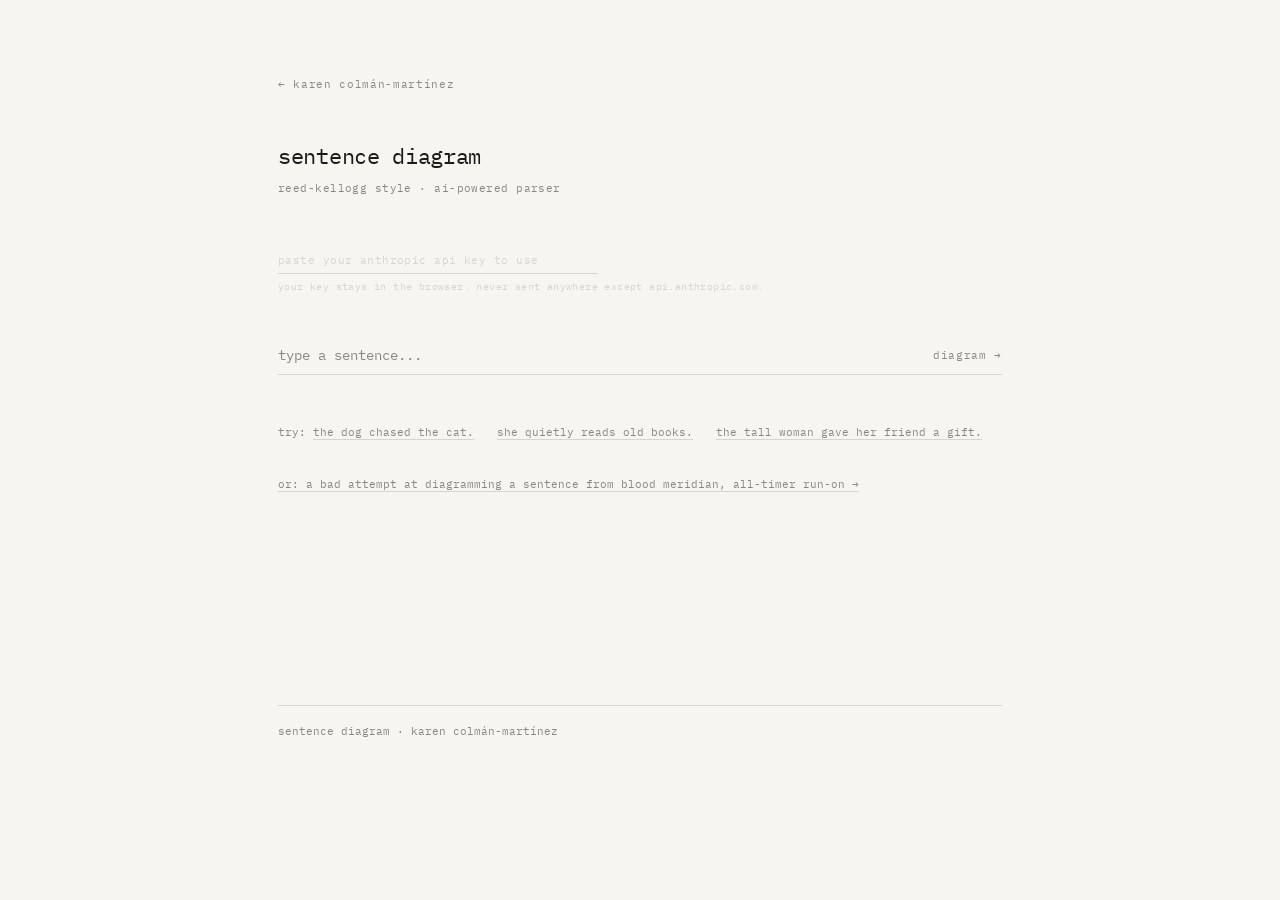
<file: diagram (5).html>
<!DOCTYPE html>
<html lang="en">
<head>
<meta charset="UTF-8">
<meta name="viewport" content="width=device-width, initial-scale=1.0">
<title>sentence diagram</title>
<style>
  @import url('https://fonts.googleapis.com/css2?family=IBM+Plex+Mono:wght@400;500&display=swap');

  * { margin: 0; padding: 0; box-sizing: border-box; }

  :root {
    --bg: #f7f5f0;
    --ink: #1a1a18;
    --muted: #888880;
    --border: #d8d5ce;
    --line: #1a1a18;
  }

  body {
    background: var(--bg);
    color: var(--ink);
    font-family: 'IBM Plex Mono', monospace;
    font-size: 13px;
    line-height: 1.8;
    min-height: 100vh;
  }

  .page {
    max-width: 780px;
    margin: 0 auto;
    padding: 72px 28px 120px;
  }

  .back {
    font-size: 11px;
    color: var(--muted);
    text-decoration: none;
    letter-spacing: 0.06em;
    display: inline-block;
    margin-bottom: 40px;
    border-bottom: 1px solid transparent;
    transition: all 0.15s;
  }
  .back:hover { color: var(--ink); border-bottom-color: var(--border); }

  h1 {
    font-size: 22px;
    font-weight: 400;
    margin-bottom: 4px;
    letter-spacing: -0.3px;
  }

  .subtitle {
    font-size: 11px;
    color: var(--muted);
    margin-bottom: 48px;
    letter-spacing: 0.04em;
  }

  .input-row {
    display: flex;
    gap: 0;
    margin-bottom: 48px;
    border-bottom: 1px solid var(--border);
  }

  .input-row input {
    flex: 1;
    background: none;
    border: none;
    font-family: 'IBM Plex Mono', monospace;
    font-size: 14px;
    color: var(--ink);
    padding: 10px 0;
    outline: none;
  }

  .input-row input::placeholder { color: var(--muted); }

  .input-row button {
    background: none;
    border: none;
    font-family: 'IBM Plex Mono', monospace;
    font-size: 11px;
    color: var(--muted);
    letter-spacing: 0.06em;
    cursor: pointer;
    padding: 10px 0 10px 20px;
    transition: color 0.15s;
  }
  .input-row button:hover { color: var(--ink); }
  .input-row button:disabled { opacity: 0.3; cursor: default; }

  .key-row {
    display: flex;
    gap: 0;
    margin-bottom: 4px;
  }

  .key-input {
    font-family: 'IBM Plex Mono', monospace;
    font-size: 11px;
    color: var(--muted);
    background: none;
    border: none;
    border-bottom: 1px solid var(--border);
    padding: 6px 0;
    outline: none;
    width: 320px;
    letter-spacing: 0.04em;
  }
  .key-input::placeholder { color: var(--border); }
  .key-note {
    font-size: 10px;
    color: var(--border);
    margin-bottom: 40px;
    letter-spacing: 0.04em;
  }

  .status {
    font-size: 11px;
    color: var(--muted);
    letter-spacing: 0.04em;
    margin-bottom: 32px;
    min-height: 18px;
  }

  .diagram-area {
    width: 100%;
    overflow-x: auto;
    display: flex;
    justify-content: center;
    padding: 24px 0;
  }

  svg.diagram {
    display: block;
    font-family: 'IBM Plex Mono', monospace;
  }

  .legend {
    margin-top: 40px;
    border-top: 1px solid var(--border);
    padding-top: 20px;
    display: flex;
    flex-wrap: wrap;
    gap: 20px 40px;
  }

  .legend-item {
    font-size: 10px;
    color: var(--muted);
    display: flex;
    align-items: center;
    gap: 8px;
  }

  .legend-line {
    width: 24px;
    height: 1px;
    background: var(--ink);
  }
  .legend-diag {
    width: 24px;
    height: 12px;
    position: relative;
  }
  .legend-diag::after {
    content: '';
    position: absolute;
    left: 0; bottom: 0;
    width: 24px; height: 1px;
    background: var(--ink);
    transform-origin: left bottom;
    transform: rotate(-35deg);
  }
  .legend-dotted {
    width: 24px;
    height: 1px;
    background: repeating-linear-gradient(to right, var(--muted) 0, var(--muted) 3px, transparent 3px, transparent 6px);
  }

  .blood-meridian-link {
    font-size: 11px;
    margin-bottom: 32px;
  }
  .blood-meridian-link a {
    color: var(--muted);
    text-decoration: none;
    border-bottom: 1px solid var(--border);
    transition: color 0.15s, border-color 0.15s;
  }
  .blood-meridian-link a:hover {
    color: var(--ink);
    border-bottom-color: var(--ink);
  }

  footer {
    font-size: 11px;
    color: var(--muted);
    margin-top: 80px;
    border-top: 1px solid var(--border);
    padding-top: 16px;
  }

  .error {
    font-size: 12px;
    color: var(--muted);
    font-style: italic;
  }

  .examples {
    font-size: 11px;
    color: var(--muted);
    margin-bottom: 32px;
  }
  .examples span {
    cursor: pointer;
    border-bottom: 1px solid var(--border);
    transition: border-color 0.15s, color 0.15s;
    margin-right: 16px;
  }
  .examples span:hover { color: var(--ink); border-bottom-color: var(--ink); }
</style>
</head>
<body>
<div class="page">

  <a class="back" href="/">← karen colmán-martínez</a>

  <h1>sentence diagram</h1>
  <div class="subtitle">reed-kellogg style · ai-powered parser</div>

  <div class="key-row">
    <input class="key-input" type="password" id="api-key" placeholder="paste your anthropic api key to use" />
  </div>
  <div class="key-note">your key stays in the browser. never sent anywhere except api.anthropic.com.</div>

  <div class="input-row">
    <input type="text" id="sentence-input" placeholder="type a sentence..." maxlength="200" />
    <button id="diagram-btn" onclick="diagramSentence()">diagram →</button>
  </div>

  <div class="examples">
    try: 
    <span onclick="fillExample('the dog chased the cat.')">the dog chased the cat.</span>
    <span onclick="fillExample('she quietly reads old books.')">she quietly reads old books.</span>
    <span onclick="fillExample('the tall woman gave her friend a gift.')">the tall woman gave her friend a gift.</span>
  </div>

  <div class="blood-meridian-link">
    <a href="/bloodmeridian.html">or: a bad attempt at diagramming a sentence from blood meridian, all-timer run-on →</a>
  </div>

  <div class="status" id="status"></div>
  <div class="diagram-area" id="diagram-area"></div>

  <div class="legend" id="legend" style="display:none">
    <div class="legend-item"><div class="legend-line"></div> subject / predicate baseline</div>
    <div class="legend-item"><div style="width:24px;height:1px;background:var(--ink);position:relative;"><div style="position:absolute;right:0;top:-8px;width:1px;height:9px;background:var(--ink)"></div></div> vertical divider</div>
    <div class="legend-item"><div class="legend-diag"></div> modifier (diagonal)</div>
    <div class="legend-item"><div class="legend-dotted"></div> prepositional phrase</div>
  </div>

  <footer>sentence diagram · karen colmán-martínez</footer>
</div>

<script>
function fillExample(s) {
  document.getElementById('sentence-input').value = s;
  document.getElementById('sentence-input').focus();
}

async function diagramSentence() {
  const key = document.getElementById('api-key').value.trim();
  const sentence = document.getElementById('sentence-input').value.trim();
  const btn = document.getElementById('diagram-btn');
  const status = document.getElementById('status');
  const area = document.getElementById('diagram-area');
  const legend = document.getElementById('legend');

  if (!key) { status.textContent = 'paste your api key above first.'; return; }
  if (!sentence) { status.textContent = 'type a sentence first.'; return; }

  btn.disabled = true;
  status.textContent = 'parsing...';
  area.innerHTML = '';
  legend.style.display = 'none';

  const prompt = `You are a grammatical parser for Reed-Kellogg sentence diagramming. Given a sentence, return ONLY a JSON object describing its grammatical structure. No explanation, no markdown, just raw JSON.

The JSON must have this exact structure:
{
  "subject": "word",
  "verb": "word",
  "object": "word or null",
  "indirect_object": "word or null",
  "subject_complement": "word or null",
  "subject_modifiers": ["adjective/article words modifying subject"],
  "verb_modifiers": ["adverbs modifying verb"],
  "object_modifiers": ["adjective words modifying object"],
  "prepositional_phrases": [{"preposition": "word", "object": "word", "modifies": "subject|verb|object"}]
}

Rules:
- subject, verb are always strings
- object, indirect_object, subject_complement are strings or null
- all modifier arrays can be empty []
- prepositional_phrases can be empty []
- only include words actually in the sentence
- for "modifies" in prepositional phrases use one of: subject, verb, object

Sentence: "${sentence}"`;

  try {
    const res = await fetch('https://api.anthropic.com/v1/messages', {
      method: 'POST',
      headers: {
        'Content-Type': 'application/json',
        'x-api-key': key,
        'anthropic-version': '2023-06-01',
        'anthropic-dangerous-direct-browser-access': 'true'
      },
      body: JSON.stringify({
        model: 'claude-sonnet-4-20250514',
        max_tokens: 1000,
        messages: [{ role: 'user', content: prompt }]
      })
    });

    const data = await res.json();
    if (data.error) { status.textContent = 'api error: ' + data.error.message; btn.disabled = false; return; }

    const raw = data.content[0].text.trim().replace(/```json|```/g, '').trim();
    const parsed = JSON.parse(raw);

    status.textContent = '';
    drawDiagram(parsed, sentence);
    legend.style.display = 'flex';

  } catch(e) {
    status.textContent = 'something went wrong. check your api key and try again.';
    console.error(e);
  }

  btn.disabled = false;
}

document.getElementById('sentence-input').addEventListener('keydown', e => {
  if (e.key === 'Enter') diagramSentence();
});

function drawDiagram(p, originalSentence) {
  const area = document.getElementById('diagram-area');

  const INK = '#1a1a18';
  const MUTED = '#888880';

  // text measurement
  const canvas = document.createElement('canvas');
  const ctx = canvas.getContext('2d');
  function mw(text, small) {
    ctx.font = small ? "12px 'IBM Plex Mono', monospace" : "14px 'IBM Plex Mono', monospace";
    return ctx.measureText(text).width;
  }

  const PAD = 24;          // padding around words on baseline
  const BASELINE_Y = 80;   // top padding before baseline
  const LINE_H = 44;       // height of vertical dividers above+below baseline
  const MOD_DROP = 44;     // vertical drop for diagonal modifiers
  const MOD_RUN = 20;      // horizontal run of modifier diagonal
  const MOD_SPACING = 52;  // horizontal space between modifiers under same word
  const PREP_GAP = 20;     // gap from baseline to start of prep connector
  const PREP_ROW_H = 72;   // vertical space per prepositional phrase row
  const MARGIN_L = 48;

  // word widths on baseline
  const subjW = Math.max(mw(p.subject) + PAD * 2, 70);
  const verbW = Math.max(mw(p.verb) + PAD * 2, 70);
  const objW  = p.object            ? Math.max(mw(p.object) + PAD * 2, 70) : 0;
  const ioW   = p.indirect_object   ? Math.max(mw(p.indirect_object) + PAD * 2, 70) : 0;
  const scW   = p.subject_complement? Math.max(mw(p.subject_complement) + PAD * 2, 70) : 0;

  // x positions
  const subjX   = MARGIN_L;
  const div1X   = subjX + subjW;
  const verbX   = div1X;
  const div2X   = verbX + verbW;
  let   mainW   = div2X;
  let   objX = null, ioX = null, scX = null;

  if (p.indirect_object && p.object) {
    ioX   = div2X;
    objX  = ioX + ioW;
    mainW = objX + objW;
  } else if (p.object) {
    objX  = div2X;
    mainW = objX + objW;
  } else if (p.subject_complement) {
    scX   = div2X;
    mainW = scX + scW;
  }

  // modifier sets
  const sMods = (p.subject_modifiers  || []);
  const vMods = (p.verb_modifiers     || []);
  const oMods = (p.object_modifiers   || []);
  const preps = (p.prepositional_phrases || []);

  const hasMods = sMods.length + vMods.length + oMods.length > 0;
  const modRowH = hasMods ? MOD_DROP + 28 : 0;
  const prepH   = preps.length * PREP_ROW_H;

  // total SVG dimensions — wide enough, tall enough
  const PREP_COL_W = 100;
  const PREP_STEM  = 26;
  const PREP_Y_OFFSET = 48;

  const prepSpread = preps.length * PREP_COL_W;
  const totalW = Math.max(mainW + MARGIN_L * 2, 560, subjX + prepSpread + MARGIN_L * 2);
  const totalH = BASELINE_Y + LINE_H / 2 + modRowH + (preps.length > 0 ? PREP_Y_OFFSET + PREP_STEM + 48 : 40);

  const svg = document.createElementNS('http://www.w3.org/2000/svg', 'svg');
  svg.setAttribute('width',   totalW);
  svg.setAttribute('height',  totalH);
  svg.setAttribute('viewBox', `0 0 ${totalW} ${totalH}`);
  svg.classList.add('diagram');

  function ln(x1, y1, x2, y2, stroke, sw, dash) {
    const el = document.createElementNS('http://www.w3.org/2000/svg', 'line');
    el.setAttribute('x1', x1); el.setAttribute('y1', y1);
    el.setAttribute('x2', x2); el.setAttribute('y2', y2);
    el.setAttribute('stroke', stroke || INK);
    el.setAttribute('stroke-width', sw || 1);
    if (dash) el.setAttribute('stroke-dasharray', dash);
    svg.appendChild(el);
  }

  function tx(str, x, y, anchor, small, fill) {
    const el = document.createElementNS('http://www.w3.org/2000/svg', 'text');
    el.setAttribute('x', x); el.setAttribute('y', y);
    el.setAttribute('text-anchor', anchor || 'middle');
    el.setAttribute('font-family', "'IBM Plex Mono', monospace");
    el.setAttribute('font-size', small ? 12 : 14);
    el.setAttribute('fill', fill || INK);
    el.textContent = str;
    svg.appendChild(el);
  }

  // ── main baseline ──
  ln(subjX, BASELINE_Y, mainW + 12, BASELINE_Y);

  // subject
  tx(p.subject, subjX + subjW / 2, BASELINE_Y - 10);
  // vertical divider subject|verb
  ln(div1X, BASELINE_Y - LINE_H / 2, div1X, BASELINE_Y + LINE_H / 2);
  // verb
  tx(p.verb, verbX + verbW / 2, BASELINE_Y - 10);

  // object / indirect object / subject complement
  if (p.indirect_object && p.object) {
    ln(div2X, BASELINE_Y - LINE_H / 2, div2X, BASELINE_Y + LINE_H / 2);
    tx(p.indirect_object, ioX + ioW / 2, BASELINE_Y - 10);
    ln(ioX + ioW, BASELINE_Y - LINE_H / 2, ioX + ioW, BASELINE_Y + LINE_H / 2);
    tx(p.object, objX + objW / 2, BASELINE_Y - 10);
  } else if (p.object) {
    ln(div2X, BASELINE_Y - LINE_H / 2, div2X, BASELINE_Y + LINE_H / 2);
    tx(p.object, objX + objW / 2, BASELINE_Y - 10);
  } else if (p.subject_complement) {
    // diagonal divider for predicate nominative/adjective
    ln(div2X, BASELINE_Y + LINE_H / 2, div2X + LINE_H * 0.55, BASELINE_Y - LINE_H / 2);
    tx(p.subject_complement, scX + scW / 2, BASELINE_Y - 10);
  }

  // ── modifiers (diagonal lines below baseline) ──
  const modBaseY = BASELINE_Y + MOD_DROP;

  function drawMods(words, anchorX, anchorW) {
    words.forEach((word, i) => {
      // spread modifiers evenly under the word
      const cx = anchorX + PAD / 2 + i * MOD_SPACING + 12;
      // diagonal line from baseline down-right
      ln(cx, BASELINE_Y, cx + MOD_RUN, modBaseY);
      // horizontal shelf
      ln(cx, modBaseY, cx + MOD_RUN + Math.max(mw(word, true) + 8, 36), modBaseY);
      tx(word, cx + MOD_RUN + 4, modBaseY - 5, 'start', true, MUTED);
    });
  }

  drawMods(sMods, subjX, subjW);
  drawMods(vMods, verbX, verbW);
  if (objX !== null) drawMods(oMods, objX, objW);

  // ── prepositional phrases ──
  // lay them out HORIZONTALLY side by side, not stacked vertically
  // each prep gets its own column; connector drops from anchor to its column

  const PREP_Y = BASELINE_Y + LINE_H / 2 + modRowH + PREP_Y_OFFSET;

  // figure out anchor x for each prep
  const prepData = preps.map(pp => {
    const ax =
      pp.modifies === 'subject'                  ? subjX + subjW / 2 :
      pp.modifies === 'object' && objX !== null  ? objX  + objW  / 2 :
                                                   verbX + verbW / 2;
    return { ...pp, anchorX: ax };
  });

  // place each prep in a column starting from its anchor x
  // group by anchor, spread left/right around it
  const anchorGroups = {};
  prepData.forEach(pp => {
    const k = pp.anchorX;
    if (!anchorGroups[k]) anchorGroups[k] = [];
    anchorGroups[k].push(pp);
  });

  Object.entries(anchorGroups).forEach(([axStr, group]) => {
    const ax = parseFloat(axStr);
    const total = group.length;
    group.forEach((pp, i) => {
      const prepW  = Math.max(mw(pp.preposition, true) + 20, 60);
      const pObjW  = Math.max(mw(pp.object,      true) + 20, 60);
      // center the group around the anchor, spread by PREP_COL_W
      const colOffset = (i - (total - 1) / 2) * PREP_COL_W;
      const cx = ax + colOffset; // center x of this prep's column

      const lineL = cx - prepW / 2;
      const lineR = cx + prepW / 2;

      // dotted connector: straight down from anchor, then horizontal to prep center
      ln(ax, BASELINE_Y + LINE_H / 2 + (hasMods ? modRowH : 0) + 4,
         ax, PREP_Y - 14, MUTED, 0.8, '3,3');
      ln(ax, PREP_Y - 14, cx, PREP_Y - 14, MUTED, 0.8, '3,3');

      // preposition label above line
      tx(pp.preposition, cx, PREP_Y - 5, 'middle', true, MUTED);
      // preposition horizontal line
      ln(lineL, PREP_Y, lineR, PREP_Y);

      // vertical stem down to object
      ln(cx, PREP_Y, cx, PREP_Y + PREP_STEM);

      // object horizontal line + label below it
      const oL = cx - pObjW / 2;
      const oR = cx + pObjW / 2;
      ln(oL, PREP_Y + PREP_STEM, oR, PREP_Y + PREP_STEM);
      tx(pp.object, cx, PREP_Y + PREP_STEM + 14, 'middle', true, MUTED);
    });
  });

  area.appendChild(svg);
}
</script>
</body>
</html>
</file>
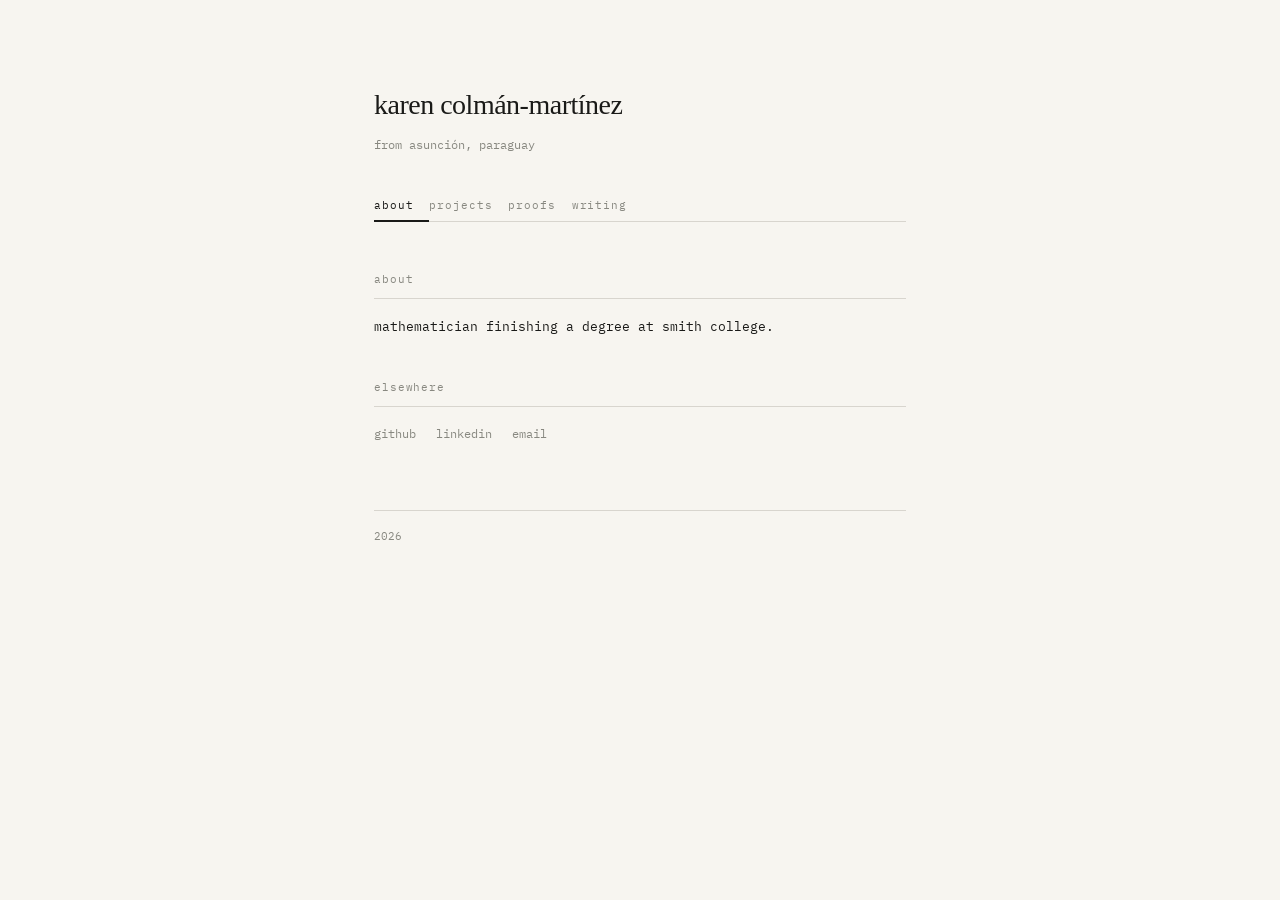
<file: index (2).html>
<!DOCTYPE html>
<html lang="en">
<head>
<meta charset="UTF-8">
<meta name="viewport" content="width=device-width, initial-scale=1.0">
<title>karen colmán-martínez</title>
<style>
  @import url('https://fonts.googleapis.com/css2?family=IM+Fell+English:ital@0;1&family=IBM+Plex+Mono:wght@400;500&display=swap');

  * { margin: 0; padding: 0; box-sizing: border-box; }

  :root {
    --bg: #f7f5f0;
    --text: #1a1a18;
    --muted: #888880;
    --accent: #2a2a28;
    --link: #3a3a38;
    --border: #d8d5ce;
  }

  body {
    background: var(--bg);
    color: var(--text);
    font-family: 'IBM Plex Mono', monospace;
    font-size: 14px;
    line-height: 1.8;
    max-width: 580px;
    margin: 0 auto;
    padding: 80px 24px 120px;
  }

  /* ── header ── */
  h1 {
    font-family: 'IM Fell English', serif;
    font-size: 28px;
    font-weight: 400;
    letter-spacing: -0.5px;
    margin-bottom: 4px;
  }

  .subtitle {
    color: var(--muted);
    font-size: 12px;
    margin-bottom: 36px;
  }

  /* ── nav ── */
  nav {
    display: flex;
    gap: 0;
    margin-bottom: 48px;
    border-bottom: 1px solid var(--border);
  }

  nav button {
    background: none;
    border: none;
    border-bottom: 2px solid transparent;
    margin-bottom: -1px;
    padding: 6px 16px 8px 0;
    font-family: 'IBM Plex Mono', monospace;
    font-size: 11px;
    color: var(--muted);
    text-transform: lowercase;
    letter-spacing: 0.08em;
    cursor: pointer;
    transition: color 0.15s;
  }

  nav button:first-child {
    padding-left: 0;
  }

  nav button.active {
    color: var(--text);
    border-bottom-color: var(--text);
  }

  nav button:hover:not(.active) {
    color: var(--accent);
  }

  /* ── tabs ── */
  .tab {
    display: none;
    animation: fadein 0.18s ease;
  }

  .tab.active {
    display: block;
  }

  @keyframes fadein {
    from { opacity: 0; transform: translateY(4px); }
    to   { opacity: 1; transform: translateY(0); }
  }

  /* ── shared section ── */
  .section {
    margin-bottom: 40px;
  }

  .section-label {
    font-size: 11px;
    color: var(--muted);
    text-transform: lowercase;
    letter-spacing: 0.08em;
    margin-bottom: 16px;
    border-bottom: 1px solid var(--border);
    padding-bottom: 8px;
  }

  p {
    color: var(--text);
    margin-bottom: 12px;
    font-size: 13px;
  }

  /* ── projects ── */
  .project {
    margin-bottom: 28px;
  }

  .project-title {
    font-size: 13px;
    font-weight: 500;
    margin-bottom: 2px;
  }

  .project-title a {
    color: var(--text);
    text-decoration: none;
    border-bottom: 1px solid var(--border);
  }

  .project-title a:hover {
    border-bottom-color: var(--text);
  }

  .project-meta {
    font-size: 11px;
    color: var(--muted);
    margin-bottom: 6px;
  }

  .project-desc {
    font-size: 12px;
    color: var(--muted);
    line-height: 1.7;
    margin: 0;
  }

  /* ── proofs ── */
  .proof {
    margin-bottom: 32px;
  }

  .proof-title {
    font-size: 13px;
    font-weight: 500;
    margin-bottom: 2px;
    color: var(--text);
  }

  .proof-field {
    font-size: 11px;
    color: var(--muted);
    margin-bottom: 6px;
  }

  .proof-why {
    font-size: 12px;
    color: var(--muted);
    line-height: 1.7;
    margin: 0;
    font-style: italic;
  }

  .proof-placeholder {
    font-size: 12px;
    color: var(--muted);
    font-style: italic;
    margin-top: 8px;
  }

  /* ── links ── */
  .links {
    display: flex;
    gap: 20px;
    flex-wrap: wrap;
  }

  .links a {
    font-size: 12px;
    color: var(--muted);
    text-decoration: none;
    border-bottom: 1px solid transparent;
    transition: color 0.15s, border-color 0.15s;
  }

  .links a:hover {
    color: var(--text);
    border-bottom-color: var(--border);
  }

  /* ── footnote ── */
  .footnote {
    font-size: 11px;
    color: var(--muted);
    margin-top: 64px;
    border-top: 1px solid var(--border);
    padding-top: 16px;
  }
</style>
</head>
<body>

  <h1>karen colmán-martínez</h1>
  <div class="subtitle">from asunción, paraguay</div>

  <nav>
    <button class="active" onclick="switchTab('about', this)">about</button>
    <button onclick="switchTab('projects', this)">projects</button>
    <button onclick="switchTab('proofs', this)">proofs</button>
    <button onclick="switchTab('writing', this)">writing</button>
  </nav>

  <!-- ── about ── -->
  <div id="tab-about" class="tab active">
    <div class="section">
      <div class="section-label">about</div>
      <p>mathematician finishing a degree at smith college.</p>
    </div>

    <div class="section">
      <div class="section-label">elsewhere</div>
      <div class="links">
        <a href="https://github.com/karencolman2003" target="_blank">github</a>
        <a href="https://www.linkedin.com/in/karenvcolmanmartinez/" target="_blank">linkedin</a>
        <a href="mailto:kcolmanmartinez@smith.edu">email</a>
      </div>
    </div>
  </div>

  <!-- ── projects ── -->
  <div id="tab-projects" class="tab">

    <div class="section">
      <div class="section-label">projects / professional</div>

      <div class="project">
        <div class="project-title">
          <a href="https://github.com/karencolman2003/private-markets-pdf-pipeline" target="_blank">private markets pdf pipeline</a>
        </div>
        <div class="project-meta">python, pdfplumber, camelot, pandas, streamlit</div>
        <p class="project-desc">extracts and normalizes fund-level data from heterogeneous calpers private equity pdfs into a standard, auditable schema. 639 records, 3 sources, provenance tracking back to source page. the hard part wasn't the extraction — it was knowing when not to trust it.</p>
      </div>

      <div class="project">
        <div class="project-title">
          <a href="https://github.com/karencolman2003" target="_blank">tariff event study</a>
        </div>
        <div class="project-meta">python, scipy, ols market model</div>
        <p class="project-desc">estimated abnormal stock returns for 8 us retail firms around 3 major 2025 tariff announcements. −7.6% caar in the 3-day window around april 2 (t = −6.4, p &lt; 0.001).</p>
      </div>

      <div class="project">
        <div class="project-title">
          <a href="https://github.com/karencolman2003" target="_blank">but-for price model</a>
        </div>
        <div class="project-meta">python, ols, counterfactual modeling</div>
        <p class="project-desc">counterfactual gasoline price model using 164 weeks of eia/fred data to estimate prices absent the 2022 russia-ukraine shock. avg overcharge: $0.54/gallon. r² = 0.886.</p>
      </div>
    </div>

    <div class="section">
      <div class="section-label">projects / personal</div>

      <div class="project">
        <div class="project-title">
          <a href="https://badatmathquiz.vercel.app" target="_blank">bad at math quiz</a>
        </div>
        <div class="project-meta">next.js · 23 questions</div>
        <p class="project-desc">reasoning traps disguised as easy math. questions that look straightforward until wording, assumptions, and overconfidence get involved.</p>
      </div>

      <div class="project">
        <div class="project-title">
          <a href="/avoidancemap" target="_blank">avoidance map</a>
        </div>
        <div class="project-meta">javascript, survey data, smith college campus</div>
        <p class="project-desc">which building is most likely to produce an accidental sighting of someone you're avoiding, and at what times. based on real survey data.</p>
      </div>

      <div class="project">
        <div class="project-title">one proof <span style="font-size:11px; color: var(--muted);">(coming soon)</span></div>
        <div class="project-meta">cantor's diagonal argument, explained to a non-mathematician</div>
        <p class="project-desc">some infinities are larger than others. this can be proven in half a page. this is that page.</p>
      </div>
    </div>
  </div>

  <!-- ── proofs ── -->
  <div id="tab-proofs" class="tab">
    <div class="section">
      <div class="section-label">proofs</div>
      <p style="font-size:12px; color: var(--muted); margin-bottom: 28px;">proofs i find beautiful, from my real analysis and topology work. not just what they prove — why they're worth caring about.</p>

      <!-- placeholder entries — replace with your own -->
      <div class="proof">
        <div class="proof-title">cantor's diagonal argument</div>
        <div class="proof-field">set theory</div>
        <p class="proof-why">some infinities are larger than others. this can be proven in half a page. coming soon.</p>
      </div>

      <p class="proof-placeholder">— more proofs coming from real analysis & topology portfolio —</p>
    </div>
  </div>

  <!-- ── writing ── -->
  <div id="tab-writing" class="tab">
    <div class="section">
      <div class="section-label">writing</div>

      <div class="project">
        <div class="project-title">
          <a href="https://thesophian.com/on-getting-killed-geese-refuse-to-be-small/" target="_blank">on "getting killed," geese refuse to be small</a>
        </div>
        <div class="project-meta">the sophian · october 2025</div>
        <p class="project-desc">on poptimism, the death of rockism, and why wanting too much is the last honest critical position.</p>
      </div>

      <div class="project">
        <div class="project-title">
          <a href="https://thesophian.com/so-sad-in-this-beautiful-place-water-from-your-eyes-live-at-the-drake/" target="_blank">so sad in this beautiful place: water from your eyes live at the drake</a>
        </div>
        <div class="project-meta">the sophian</div>
        <p class="project-desc">live review.</p>
      </div>
    </div>
  </div>

  <div class="footnote">2026</div>

<script>
  function switchTab(name, btn) {
    document.querySelectorAll('.tab').forEach(t => t.classList.remove('active'));
    document.querySelectorAll('nav button').forEach(b => b.classList.remove('active'));
    document.getElementById('tab-' + name).classList.add('active');
    btn.classList.add('active');
  }
</script>

</body>
</html>
</file>
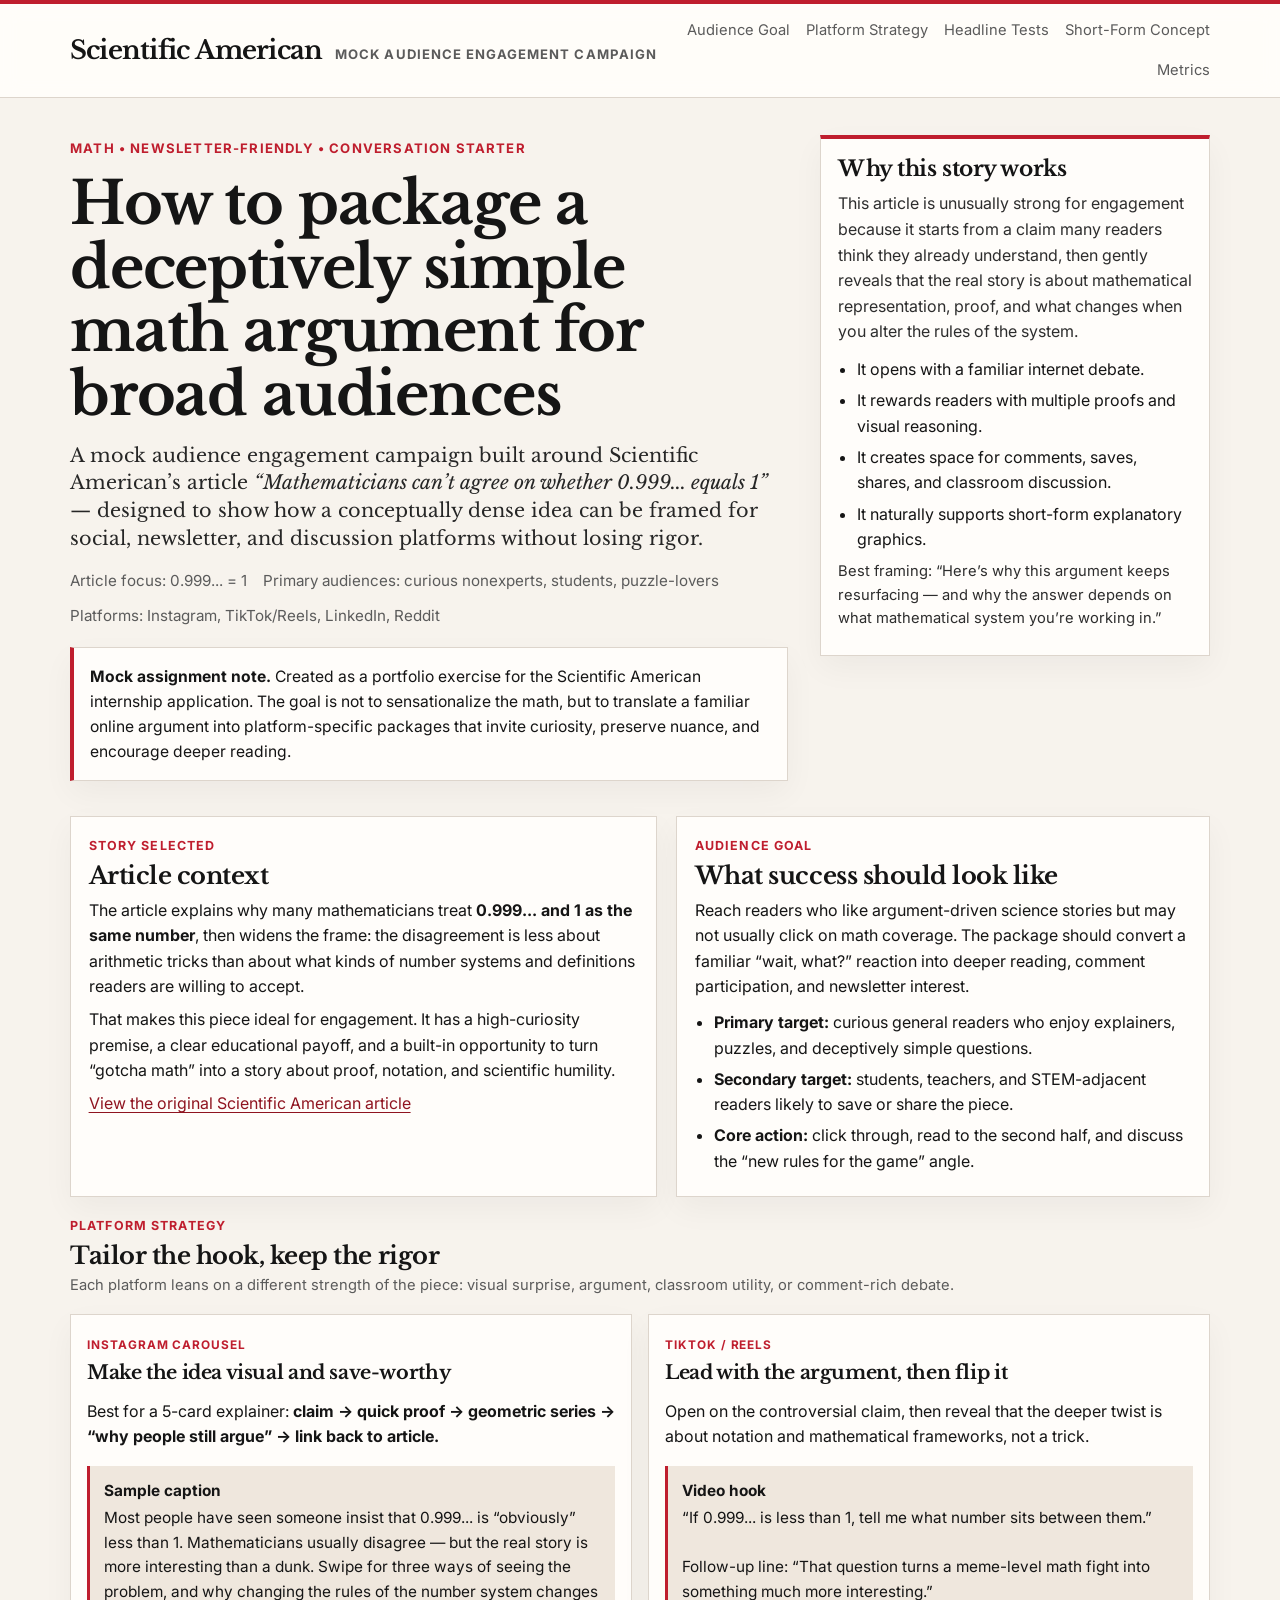
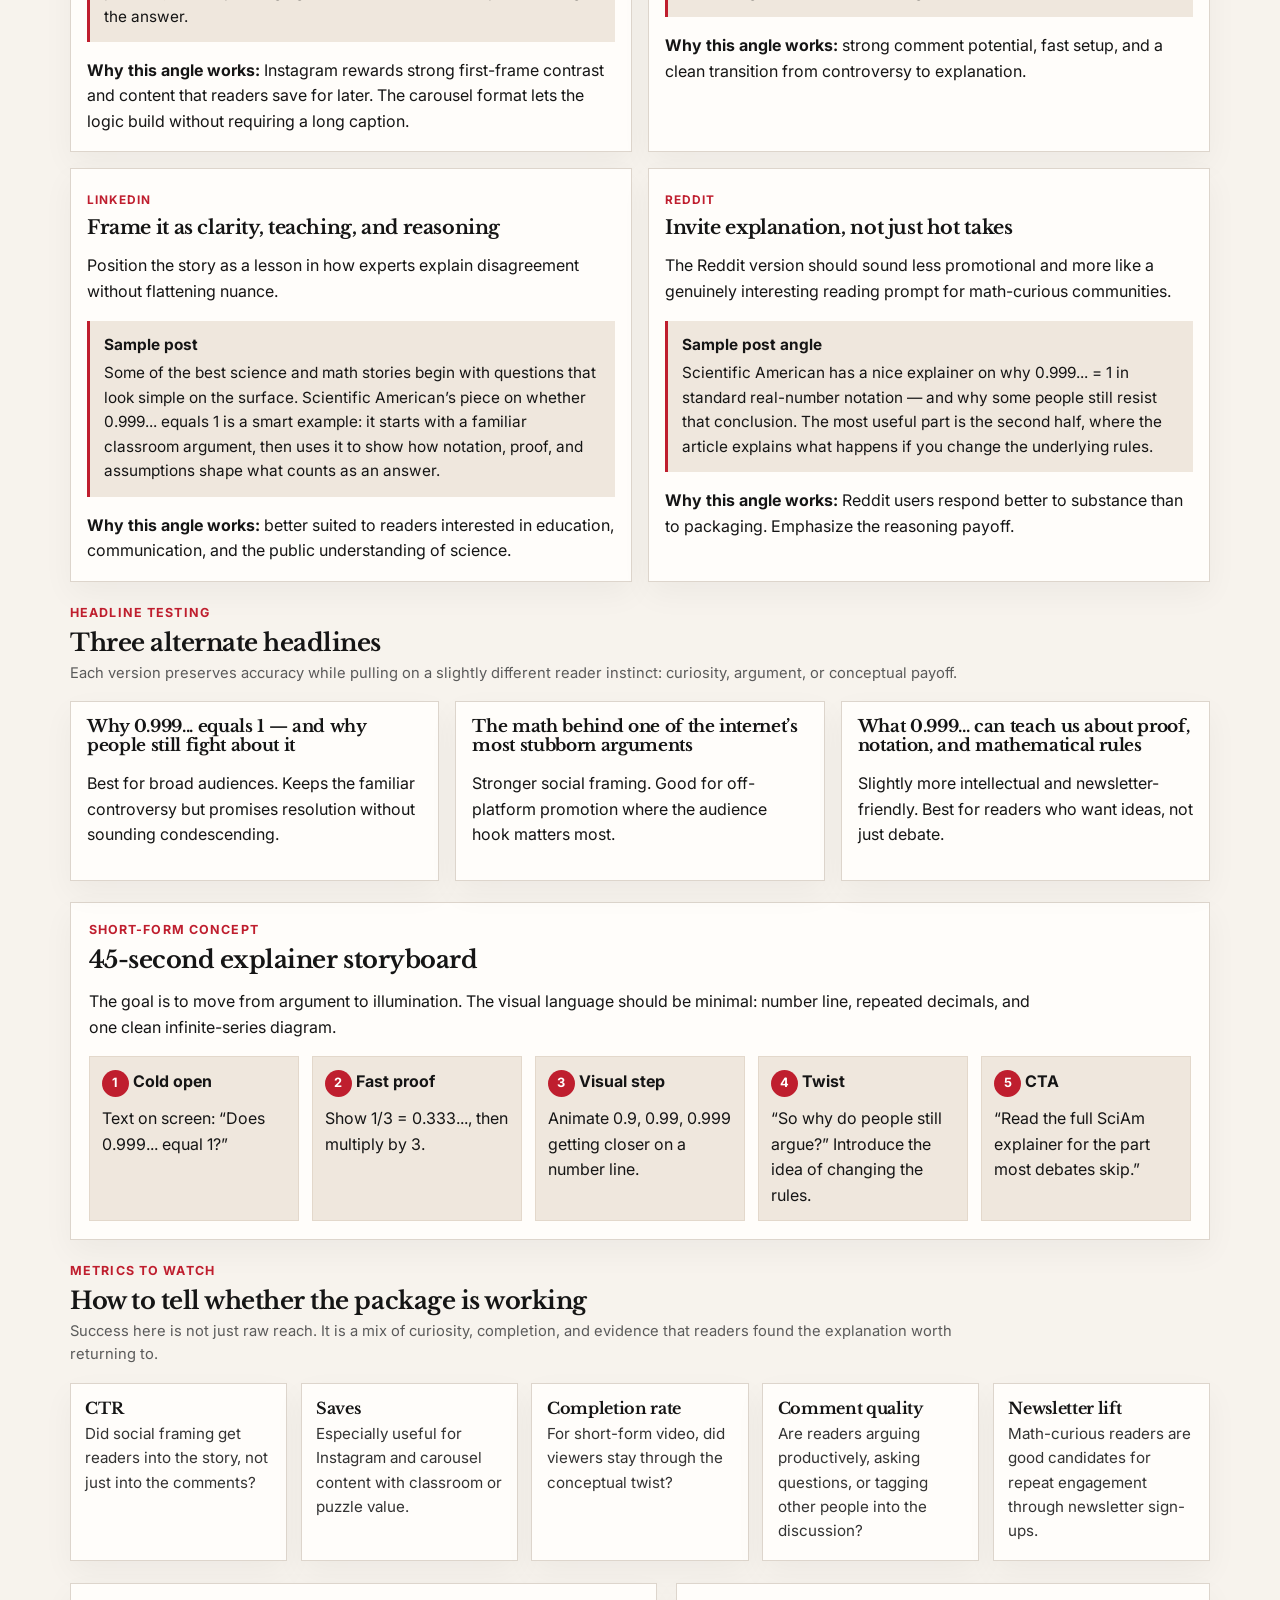
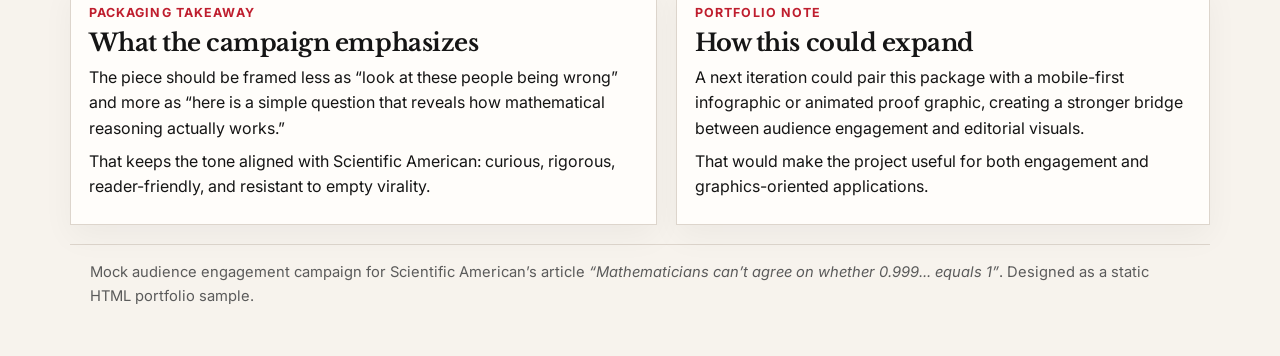
<file: mock-sciam-999.html>
<!DOCTYPE html>
<html lang="en">
<head>
  <meta charset="UTF-8" />
  <meta name="viewport" content="width=device-width, initial-scale=1.0" />
  <title>Mock Audience Engagement Campaign | 0.999... = 1</title>
  <meta name="description" content="A Scientific American–inspired mock audience engagement campaign for the article 'Mathematicians can’t agree on whether 0.999... equals 1'." />
  <link rel="preconnect" href="https://fonts.googleapis.com">
  <link rel="preconnect" href="https://fonts.gstatic.com" crossorigin>
  <link href="https://fonts.googleapis.com/css2?family=Libre+Baskerville:wght@400;700&family=Inter:wght@400;500;600;700&display=swap" rel="stylesheet">
  <style>
    :root{
      --bg:#f7f3ed;
      --paper:#fffdfa;
      --ink:#151515;
      --muted:#5b5b5b;
      --line:#ddd5cc;
      --accent:#bf1e2e;
      --accent-dark:#8f1420;
      --soft:#efe7dd;
      --max:1180px;
      --shadow:0 12px 30px rgba(0,0,0,.045);
    }
    *{box-sizing:border-box}
    html{scroll-behavior:smooth}
    body{
      margin:0;
      background:var(--bg);
      color:var(--ink);
      font-family:Inter, system-ui, -apple-system, BlinkMacSystemFont, "Segoe UI", sans-serif;
      line-height:1.6;
    }
    a{
      color:var(--accent-dark);
      text-decoration-thickness:1px;
      text-underline-offset:.16em;
    }
    a:hover{color:var(--accent)}
    .topline{height:4px;background:var(--accent)}
    .masthead{
      position:sticky; top:0; z-index:20;
      background:rgba(255,253,250,.95);
      backdrop-filter:blur(10px);
      border-bottom:1px solid var(--line);
    }
    .masthead-inner, .hero, main, footer{
      max-width:var(--max);
      margin:0 auto;
      padding-left:1.25rem;
      padding-right:1.25rem;
    }
    .masthead-inner{
      display:flex;
      justify-content:space-between;
      align-items:center;
      gap:1rem;
      padding-top:.95rem;
      padding-bottom:.95rem;
    }
    .brand{
      display:flex;
      align-items:baseline;
      gap:.8rem;
      min-width:0;
    }
    .brand-name{
      font-family:"Libre Baskerville", Georgia, serif;
      font-size:1.6rem;
      font-weight:700;
      letter-spacing:-.03em;
      white-space:nowrap;
    }
    .brand-sub{
      font-size:.82rem;
      color:var(--muted);
      text-transform:uppercase;
      letter-spacing:.08em;
      font-weight:700;
      white-space:nowrap;
    }
    .nav{
      display:flex;
      gap:1rem;
      flex-wrap:wrap;
      justify-content:flex-end;
      font-size:.92rem;
      color:var(--muted);
    }
    .nav a{
      text-decoration:none;
      color:inherit;
    }
    .nav a:hover{color:var(--accent)}
    .hero{
      display:grid;
      grid-template-columns:minmax(0, 1.75fr) minmax(290px, .95fr);
      gap:2rem;
      padding-top:2.3rem;
      padding-bottom:1.2rem;
      align-items:start;
    }
    .eyebrow{
      display:inline-block;
      margin-bottom:.8rem;
      font-size:.82rem;
      text-transform:uppercase;
      font-weight:700;
      letter-spacing:.09em;
      color:var(--accent);
    }
    h1,h2,h3{
      font-family:"Libre Baskerville", Georgia, serif;
      letter-spacing:-.02em;
      line-height:1.08;
      margin:0;
    }
    .hero h1{
      font-size:clamp(2.2rem, 4.6vw, 4.35rem);
      max-width:13ch;
      margin-bottom:.95rem;
    }
    .dek{
      font-family:"Libre Baskerville", Georgia, serif;
      font-size:clamp(1.05rem, 1.5vw, 1.24rem);
      color:#262626;
      max-width:48rem;
      margin:0 0 1rem;
      line-height:1.45;
    }
    .meta{
      display:flex;
      flex-wrap:wrap;
      gap:.7rem 1rem;
      font-size:.95rem;
      color:var(--muted);
      margin-bottom:1.15rem;
    }
    .tagline{
      background:var(--paper);
      border:1px solid var(--line);
      border-left:4px solid var(--accent);
      padding:1rem 1rem .95rem;
      box-shadow:var(--shadow);
      max-width:45rem;
      font-size:.98rem;
    }
    .card{
      background:var(--paper);
      border:1px solid var(--line);
      box-shadow:var(--shadow);
    }
    .sidebar{
      padding:1.1rem 1.05rem;
      border-top:4px solid var(--accent);
    }
    .sidebar h2{
      font-size:1.35rem;
      margin-bottom:.7rem;
    }
    .sidebar p{
      margin:.45rem 0;
      color:#2d2d2d;
    }
    .sidebar ul{
      margin:.75rem 0 0;
      padding-left:1.2rem;
    }
    .sidebar li{margin:.35rem 0}
    main{
      padding-bottom:3rem;
    }
    .split{
      display:grid;
      grid-template-columns:1.1fr 1fr;
      gap:1.2rem;
      margin:1rem 0 1.2rem;
    }
    .section{
      padding:1.18rem 1.1rem 1.05rem;
    }
    .section h2{
      font-size:1.5rem;
      margin-bottom:.55rem;
    }
    .section p{
      margin:.45rem 0;
    }
    .kicker{
      font-size:.78rem;
      color:var(--accent);
      text-transform:uppercase;
      letter-spacing:.09em;
      font-weight:700;
      margin-bottom:.45rem;
      display:block;
    }
    .platform-grid{
      display:grid;
      grid-template-columns:repeat(2, minmax(0,1fr));
      gap:1rem;
      margin:1rem 0 1.35rem;
    }
    .platform{
      padding:1.05rem 1rem;
    }
    .platform h3{
      font-size:1.2rem;
      margin-bottom:.55rem;
    }
    .platform .label{
      display:inline-block;
      font-size:.74rem;
      text-transform:uppercase;
      letter-spacing:.08em;
      color:var(--accent);
      font-weight:700;
      margin-bottom:.4rem;
    }
    .copy{
      background:var(--soft);
      border-left:3px solid var(--accent);
      padding:.8rem .85rem;
      margin:.75rem 0;
      font-size:.96rem;
    }
    .copy strong{
      display:block;
      margin-bottom:.2rem;
    }
    .platform p:last-child{margin-bottom:0}
    .headlines{
      display:grid;
      grid-template-columns:repeat(3, minmax(0,1fr));
      gap:1rem;
      margin:1rem 0 1.3rem;
    }
    .headline{
      padding:1rem;
    }
    .headline h3{
      font-size:1.06rem;
      margin-bottom:.45rem;
    }
    .video{
      padding:1.1rem;
      margin:0 0 1.3rem;
    }
    .steps{
      display:grid;
      grid-template-columns:repeat(5, minmax(0,1fr));
      gap:.8rem;
      margin-top:.9rem;
    }
    .step{
      background:var(--soft);
      border:1px solid #e3d8cb;
      padding:.75rem;
      min-height:120px;
    }
    .step .num{
      display:inline-flex;
      align-items:center;
      justify-content:center;
      width:1.7rem;
      height:1.7rem;
      border-radius:999px;
      background:var(--accent);
      color:white;
      font-size:.8rem;
      font-weight:700;
      margin-bottom:.55rem;
    }
    .metrics{
      display:grid;
      grid-template-columns:repeat(5, minmax(0,1fr));
      gap:.85rem;
      margin:0 0 1.4rem;
    }
    .metric{
      padding:1rem .9rem;
      text-align:left;
    }
    .metric h3{
      font-size:1rem;
      margin-bottom:.32rem;
    }
    .metric p{
      margin:0;
      color:#333;
      font-size:.95rem;
    }
    .footer-note{
      border-top:1px solid var(--line);
      padding-top:1rem;
      font-size:.92rem;
      color:var(--muted);
    }
    .small{
      font-size:.92rem;
      color:var(--muted);
    }
    .lede-list{
      margin:.65rem 0 0;
      padding-left:1.2rem;
    }
    .lede-list li{margin:.32rem 0}
    @media (max-width: 980px){
      .hero, .split, .platform-grid, .headlines, .metrics, .steps{
        grid-template-columns:1fr;
      }
      .hero h1{max-width:16ch}
      .nav{display:none}
    }
  </style>
</head>
<body>
  <div class="topline"></div>

  <header class="masthead">
    <div class="masthead-inner">
      <div class="brand">
        <div class="brand-name">Scientific American</div>
        <div class="brand-sub">Mock Audience Engagement Campaign</div>
      </div>
      <nav class="nav" aria-label="Page sections">
        <a href="#goal">Audience Goal</a>
        <a href="#platforms">Platform Strategy</a>
        <a href="#headlines">Headline Tests</a>
        <a href="#video">Short-Form Concept</a>
        <a href="#metrics">Metrics</a>
      </nav>
    </div>
  </header>

  <section class="hero">
    <div>
      <span class="eyebrow">Math • Newsletter-Friendly • Conversation Starter</span>
      <h1>How to package a deceptively simple math argument for broad audiences</h1>
      <p class="dek">
        A mock audience engagement campaign built around Scientific American’s article
        <em>“Mathematicians can’t agree on whether 0.999... equals 1”</em> — designed to show
        how a conceptually dense idea can be framed for social, newsletter, and discussion platforms
        without losing rigor.
      </p>
      <div class="meta">
        <span>Article focus: 0.999... = 1</span>
        <span>Primary audiences: curious nonexperts, students, puzzle-lovers</span>
        <span>Platforms: Instagram, TikTok/Reels, LinkedIn, Reddit</span>
      </div>
      <div class="tagline">
        <strong>Mock assignment note.</strong> Created as a portfolio exercise for the
        Scientific American internship application. The goal is not to sensationalize the math,
        but to translate a familiar online argument into platform-specific packages that invite
        curiosity, preserve nuance, and encourage deeper reading.
      </div>
    </div>

    <aside class="card sidebar">
      <h2>Why this story works</h2>
      <p>
        This article is unusually strong for engagement because it starts from a claim many readers
        think they already understand, then gently reveals that the real story is about mathematical
        representation, proof, and what changes when you alter the rules of the system.
      </p>
      <ul>
        <li>It opens with a familiar internet debate.</li>
        <li>It rewards readers with multiple proofs and visual reasoning.</li>
        <li>It creates space for comments, saves, shares, and classroom discussion.</li>
        <li>It naturally supports short-form explanatory graphics.</li>
      </ul>
      <p class="small">
        Best framing: “Here’s why this argument keeps resurfacing — and why the answer depends on what mathematical system you’re working in.”
      </p>
    </aside>
  </section>

  <main>
    <div class="split" id="goal">
      <section class="card section">
        <span class="kicker">Story selected</span>
        <h2>Article context</h2>
        <p>
          The article explains why many mathematicians treat <strong>0.999... and 1 as the same number</strong>,
          then widens the frame: the disagreement is less about arithmetic tricks than about what kinds of number systems
          and definitions readers are willing to accept.
        </p>
        <p>
          That makes this piece ideal for engagement. It has a high-curiosity premise, a clear educational payoff,
          and a built-in opportunity to turn “gotcha math” into a story about proof, notation, and scientific humility.
        </p>
        <p>
          <a href="https://www.scientificamerican.com/article/mathematicians-cant-agree-on-whether-0-999-equals-1/" target="_blank" rel="noopener noreferrer">
            View the original Scientific American article
          </a>
        </p>
      </section>

      <section class="card section">
        <span class="kicker">Audience goal</span>
        <h2>What success should look like</h2>
        <p>
          Reach readers who like argument-driven science stories but may not usually click on math coverage. The package
          should convert a familiar “wait, what?” reaction into deeper reading, comment participation, and newsletter interest.
        </p>
        <ul class="lede-list">
          <li><strong>Primary target:</strong> curious general readers who enjoy explainers, puzzles, and deceptively simple questions.</li>
          <li><strong>Secondary target:</strong> students, teachers, and STEM-adjacent readers likely to save or share the piece.</li>
          <li><strong>Core action:</strong> click through, read to the second half, and discuss the “new rules for the game” angle.</li>
        </ul>
      </section>
    </div>

    <section id="platforms">
      <span class="kicker">Platform strategy</span>
      <h2 style="margin-bottom:.3rem;">Tailor the hook, keep the rigor</h2>
      <p class="small" style="max-width:56rem; margin:.1rem 0 1rem;">
        Each platform leans on a different strength of the piece: visual surprise, argument, classroom utility, or comment-rich debate.
      </p>

      <div class="platform-grid">
        <article class="card platform">
          <span class="label">Instagram carousel</span>
          <h3>Make the idea visual and save-worthy</h3>
          <p>
            Best for a 5-card explainer: <strong>claim → quick proof → geometric series → “why people still argue” → link back to article.</strong>
          </p>
          <div class="copy">
            <strong>Sample caption</strong>
            Most people have seen someone insist that 0.999... is “obviously” less than 1. Mathematicians usually disagree — but the real story is more interesting than a dunk. Swipe for three ways of seeing the problem, and why changing the rules of the number system changes the answer.
          </div>
          <p>
            <strong>Why this angle works:</strong> Instagram rewards strong first-frame contrast and content that readers save for later.
            The carousel format lets the logic build without requiring a long caption.
          </p>
        </article>

        <article class="card platform">
          <span class="label">TikTok / Reels</span>
          <h3>Lead with the argument, then flip it</h3>
          <p>
            Open on the controversial claim, then reveal that the deeper twist is about notation and mathematical frameworks, not a trick.
          </p>
          <div class="copy">
            <strong>Video hook</strong>
            “If 0.999... is less than 1, tell me what number sits between them.”<br><br>
            Follow-up line: “That question turns a meme-level math fight into something much more interesting.”
          </div>
          <p>
            <strong>Why this angle works:</strong> strong comment potential, fast setup, and a clean transition from controversy to explanation.
          </p>
        </article>

        <article class="card platform">
          <span class="label">LinkedIn</span>
          <h3>Frame it as clarity, teaching, and reasoning</h3>
          <p>
            Position the story as a lesson in how experts explain disagreement without flattening nuance.
          </p>
          <div class="copy">
            <strong>Sample post</strong>
            Some of the best science and math stories begin with questions that look simple on the surface. Scientific American’s piece on whether 0.999... equals 1 is a smart example: it starts with a familiar classroom argument, then uses it to show how notation, proof, and assumptions shape what counts as an answer.
          </div>
          <p>
            <strong>Why this angle works:</strong> better suited to readers interested in education, communication, and the public understanding of science.
          </p>
        </article>

        <article class="card platform">
          <span class="label">Reddit</span>
          <h3>Invite explanation, not just hot takes</h3>
          <p>
            The Reddit version should sound less promotional and more like a genuinely interesting reading prompt for math-curious communities.
          </p>
          <div class="copy">
            <strong>Sample post angle</strong>
            Scientific American has a nice explainer on why 0.999... = 1 in standard real-number notation — and why some people still resist that conclusion. The most useful part is the second half, where the article explains what happens if you change the underlying rules.
          </div>
          <p>
            <strong>Why this angle works:</strong> Reddit users respond better to substance than to packaging. Emphasize the reasoning payoff.
          </p>
        </article>
      </div>
    </section>

    <section id="headlines">
      <span class="kicker">Headline testing</span>
      <h2 style="margin-bottom:.35rem;">Three alternate headlines</h2>
      <p class="small" style="max-width:56rem; margin:.1rem 0 1rem;">
        Each version preserves accuracy while pulling on a slightly different reader instinct: curiosity, argument, or conceptual payoff.
      </p>

      <div class="headlines">
        <article class="card headline">
          <h3>Why 0.999... equals 1 — and why people still fight about it</h3>
          <p>
            Best for broad audiences. Keeps the familiar controversy but promises resolution without sounding condescending.
          </p>
        </article>

        <article class="card headline">
          <h3>The math behind one of the internet’s most stubborn arguments</h3>
          <p>
            Stronger social framing. Good for off-platform promotion where the audience hook matters most.
          </p>
        </article>

        <article class="card headline">
          <h3>What 0.999... can teach us about proof, notation, and mathematical rules</h3>
          <p>
            Slightly more intellectual and newsletter-friendly. Best for readers who want ideas, not just debate.
          </p>
        </article>
      </div>
    </section>

    <section class="card video" id="video">
      <span class="kicker">Short-form concept</span>
      <h2 style="margin-bottom:.45rem;">45-second explainer storyboard</h2>
      <p style="max-width:60rem;">
        The goal is to move from argument to illumination. The visual language should be minimal: number line, repeated decimals,
        and one clean infinite-series diagram.
      </p>

      <div class="steps">
        <div class="step">
          <div class="num">1</div>
          <strong>Cold open</strong>
          <div>Text on screen: “Does 0.999... equal 1?”</div>
        </div>
        <div class="step">
          <div class="num">2</div>
          <strong>Fast proof</strong>
          <div>Show 1/3 = 0.333..., then multiply by 3.</div>
        </div>
        <div class="step">
          <div class="num">3</div>
          <strong>Visual step</strong>
          <div>Animate 0.9, 0.99, 0.999 getting closer on a number line.</div>
        </div>
        <div class="step">
          <div class="num">4</div>
          <strong>Twist</strong>
          <div>“So why do people still argue?” Introduce the idea of changing the rules.</div>
        </div>
        <div class="step">
          <div class="num">5</div>
          <strong>CTA</strong>
          <div>“Read the full SciAm explainer for the part most debates skip.”</div>
        </div>
      </div>
    </section>

    <section id="metrics">
      <span class="kicker">Metrics to watch</span>
      <h2 style="margin-bottom:.35rem;">How to tell whether the package is working</h2>
      <p class="small" style="max-width:56rem; margin:.1rem 0 1rem;">
        Success here is not just raw reach. It is a mix of curiosity, completion, and evidence that readers found the explanation worth returning to.
      </p>

      <div class="metrics">
        <article class="card metric">
          <h3>CTR</h3>
          <p>Did social framing get readers into the story, not just into the comments?</p>
        </article>
        <article class="card metric">
          <h3>Saves</h3>
          <p>Especially useful for Instagram and carousel content with classroom or puzzle value.</p>
        </article>
        <article class="card metric">
          <h3>Completion rate</h3>
          <p>For short-form video, did viewers stay through the conceptual twist?</p>
        </article>
        <article class="card metric">
          <h3>Comment quality</h3>
          <p>Are readers arguing productively, asking questions, or tagging other people into the discussion?</p>
        </article>
        <article class="card metric">
          <h3>Newsletter lift</h3>
          <p>Math-curious readers are good candidates for repeat engagement through newsletter sign-ups.</p>
        </article>
      </div>
    </section>

    <section class="split">
      <section class="card section">
        <span class="kicker">Packaging takeaway</span>
        <h2>What the campaign emphasizes</h2>
        <p>
          The piece should be framed less as “look at these people being wrong” and more as “here is a simple question that reveals how mathematical reasoning actually works.”
        </p>
        <p>
          That keeps the tone aligned with Scientific American: curious, rigorous, reader-friendly, and resistant to empty virality.
        </p>
      </section>

      <section class="card section">
        <span class="kicker">Portfolio note</span>
        <h2>How this could expand</h2>
        <p>
          A next iteration could pair this package with a mobile-first infographic or animated proof graphic, creating a stronger bridge between audience engagement and editorial visuals.
        </p>
        <p>
          That would make the project useful for both engagement and graphics-oriented applications.
        </p>
      </section>
    </section>

    <footer class="footer-note">
      Mock audience engagement campaign for Scientific American’s article
      <em>“Mathematicians can’t agree on whether 0.999... equals 1”</em>.
      Designed as a static HTML portfolio sample.
    </footer>
  </main>
</body>
</html>
</file>
<file: avoidancemap/styles.css>
:root {
  --bg: #f7f2ea;
  --bg-soft: #fbf8f2;
  --card: rgba(255, 252, 247, 0.92);
  --line: rgba(41, 35, 31, 0.14);
  --line-strong: rgba(41, 35, 31, 0.22);
  --text: #24201d;
  --muted: #6f655c;
  --accent: #8f3d36;
  --accent-soft: #d8b0a5;
  --accent-pale: #f2e2dc;
  --shadow: 0 10px 30px rgba(36, 32, 29, 0.05);
  --radius: 18px;
  --radius-small: 12px;
  --page-width: 1240px;
}

* {
  box-sizing: border-box;
}

html {
  scroll-behavior: smooth;
}

body {
  margin: 0;
  min-height: 100vh;
  background: var(--bg);
  color: var(--text);
  font-family: "Manrope", sans-serif;
  line-height: 1.55;
}

body::before {
  content: "";
  position: fixed;
  inset: 0;
  pointer-events: none;
  background:
    radial-gradient(circle at top left, rgba(143, 61, 54, 0.035), transparent 32%),
    radial-gradient(circle at 85% 15%, rgba(143, 61, 54, 0.025), transparent 22%);
}

img {
  max-width: 100%;
  display: block;
}

button,
input,
select {
  font: inherit;
  color: inherit;
}

.page-shell {
  width: min(calc(100% - 2rem), var(--page-width));
  margin: 0 auto;
  padding: 3rem 0 4rem;
}

.site-header {
  display: grid;
  gap: 1rem;
  padding: 1rem 0 2.5rem;
}

.eyebrow,
.kicker,
.note,
.map-note,
.panel-copy,
.metric-label,
.legend-label,
.legend-ticks,
.summary-meta,
.findings-list,
.methodology-copy,
.field span,
.tab-button {
  letter-spacing: 0.01em;
}

.eyebrow,
.kicker,
.note,
.map-note,
.panel-copy,
.metric-label,
.summary-meta,
.methodology-copy p,
.field span,
.legend-label,
.legend-ticks span {
  color: var(--muted);
  font-size: 0.92rem;
}

.header-copy {
  max-width: 860px;
}

h1,
h2,
h3 {
  margin: 0;
  font-weight: 400;
  line-height: 0.98;
  letter-spacing: -0.035em;
  font-family: "Instrument Serif", serif;
}

h1 {
  font-size: clamp(3.7rem, 9vw, 7.5rem);
  text-transform: lowercase;
}

h2 {
  font-size: clamp(2rem, 4vw, 3.25rem);
  text-transform: lowercase;
}

h3 {
  font-size: clamp(1.65rem, 2.7vw, 2.35rem);
}

.subtitle {
  max-width: 700px;
  margin: 1rem 0 0;
  font-size: clamp(1.05rem, 1.4vw, 1.2rem);
  color: var(--text);
}

.note {
  margin: 0;
}

.card {
  background: var(--card);
  border: 1px solid var(--line);
  border-radius: var(--radius);
  box-shadow: var(--shadow);
  backdrop-filter: blur(8px);
}

.controls-panel,
.findings-section,
.methodology,
.viz-card,
.map-card,
.detail-card,
.summary-card {
  padding: 1.2rem;
}

.section-heading {
  display: grid;
  gap: 0.3rem;
}

.controls-grid {
  display: grid;
  grid-template-columns: repeat(3, minmax(0, 1fr));
  gap: 1rem;
  margin-top: 1.5rem;
}

.field {
  display: grid;
  gap: 0.55rem;
}

.field input,
.field select,
.field button {
  min-height: 50px;
  border-radius: 999px;
  border: 1px solid var(--line);
  background: var(--bg-soft);
  padding: 0 1rem;
  transition: border-color 180ms ease, transform 180ms ease, background-color 180ms ease;
}

.field input:focus,
.field select:focus,
.field button:focus,
.tab-button:focus {
  outline: none;
  border-color: var(--line-strong);
  box-shadow: 0 0 0 3px rgba(143, 61, 54, 0.08);
}

.button-field {
  align-self: end;
}

.field button,
.tab-button {
  cursor: pointer;
}

.field button:hover,
.tab-button:hover,
.timeline-row:hover {
  transform: translateY(-1px);
}

.summary-grid {
  display: grid;
  grid-template-columns: repeat(3, minmax(0, 1fr));
  gap: 1rem;
  margin-top: 1rem;
}

.summary-card {
  min-height: 182px;
  display: grid;
  align-content: space-between;
  gap: 1rem;
}

.summary-meta {
  margin: 0;
  max-width: 28ch;
}

.tabs-section {
  margin-top: 1.4rem;
}

.tab-bar {
  display: flex;
  gap: 0.65rem;
  margin-bottom: 1rem;
}

.tab-button {
  padding: 0.75rem 1rem;
  border-radius: 999px;
  border: 1px solid var(--line);
  background: transparent;
  color: var(--muted);
  text-transform: lowercase;
}

.tab-button.is-active {
  background: var(--text);
  color: #f6f0e8;
  border-color: var(--text);
}

.tab-panel {
  display: none;
}

.tab-panel.is-active {
  display: block;
}

.plot-shell {
  min-height: 700px;
  margin-top: 1rem;
}

.empty-state {
  min-height: 280px;
  display: grid;
  place-items: center;
  border: 1px dashed var(--line);
  border-radius: var(--radius-small);
  color: var(--muted);
  font-size: 0.95rem;
}

.map-layout {
  display: grid;
  grid-template-columns: minmax(0, 1.45fr) minmax(300px, 0.75fr);
  gap: 1rem;
}

.map-card {
  display: grid;
  gap: 1rem;
}

.map-card-header {
  display: flex;
  justify-content: space-between;
  gap: 1rem;
  align-items: end;
}

.map-note {
  max-width: 250px;
  text-align: right;
}

.legend {
  width: fit-content;
  display: grid;
  gap: 0.45rem;
}

.legend-scale {
  width: 220px;
  height: 10px;
  border-radius: 999px;
  border: 1px solid var(--line);
  background: linear-gradient(90deg, #f4e5df 0%, #d9998a 52%, #8f3d36 100%);
}

.legend-ticks {
  display: flex;
  justify-content: space-between;
}

.map-frame {
  position: relative;
  overflow: hidden;
  border-radius: calc(var(--radius) - 4px);
  border: 1px solid var(--line);
  background: #ece2cf;
}

.campus-image {
  width: 100%;
  height: auto;
}

.map-markers {
  position: absolute;
  inset: 0;
}

.marker {
  position: absolute;
  transform: translate(-50%, -50%);
  display: inline-flex;
  align-items: center;
  gap: 0.45rem;
  background: transparent;
  border: 0;
  padding: 0;
  cursor: pointer;
}

.marker-dot {
  border-radius: 999px;
  border: 1px solid rgba(255, 255, 255, 0.82);
  box-shadow: 0 6px 18px rgba(34, 28, 25, 0.18);
  transition: transform 180ms ease, box-shadow 180ms ease, filter 180ms ease;
}

.marker:hover .marker-dot,
.marker:focus-visible .marker-dot,
.marker.is-selected .marker-dot {
  transform: scale(1.08);
  box-shadow: 0 10px 22px rgba(34, 28, 25, 0.23);
  filter: saturate(1.08);
}

.marker-label {
  padding: 0.28rem 0.55rem;
  border-radius: 999px;
  background: rgba(251, 248, 242, 0.82);
  border: 1px solid rgba(41, 35, 31, 0.12);
  font-size: 0.78rem;
  color: var(--text);
  white-space: nowrap;
}

.marker-label.is-hidden {
  display: none;
}

.detail-card {
  display: grid;
  gap: 1rem;
  align-content: start;
}

.detail-metrics {
  display: grid;
  gap: 0.9rem;
  padding: 1rem;
  border-radius: var(--radius-small);
  border: 1px solid var(--line);
  background: rgba(255, 255, 255, 0.54);
}

.detail-metrics strong {
  display: block;
  margin-top: 0.16rem;
  font-size: 1rem;
  font-weight: 600;
}

.detail-interpretation {
  margin: 0;
  color: var(--text);
}

.detail-timeline {
  display: grid;
  gap: 0.55rem;
}

.timeline-row {
  display: grid;
  grid-template-columns: 88px minmax(0, 1fr) auto;
  gap: 0.75rem;
  align-items: center;
  transition: transform 180ms ease;
}

.timeline-row span {
  font-size: 0.88rem;
}

.timeline-track {
  height: 10px;
  border-radius: 999px;
  background: rgba(143, 61, 54, 0.08);
  overflow: hidden;
}

.timeline-fill {
  height: 100%;
  border-radius: inherit;
  background: linear-gradient(90deg, #e8c6be 0%, #8f3d36 100%);
}

.findings-section {
  margin-top: 1rem;
}

.findings-list {
  margin: 1rem 0 0;
  padding-left: 1.1rem;
  display: grid;
  gap: 0.7rem;
}

.methodology {
  margin-top: 1rem;
}

.methodology summary {
  list-style: none;
  cursor: pointer;
  font-family: "Instrument Serif", serif;
  font-size: 1.8rem;
  text-transform: lowercase;
}

.methodology summary::-webkit-details-marker {
  display: none;
}

.methodology-copy {
  margin-top: 1rem;
  display: grid;
  gap: 0.8rem;
}

.methodology-copy p {
  margin: 0;
  max-width: 68ch;
}

@media (max-width: 1080px) {
  .summary-grid,
  .controls-grid,
  .map-layout {
    grid-template-columns: 1fr;
  }

  .map-card-header {
    align-items: start;
    flex-direction: column;
  }

  .map-note {
    text-align: left;
  }
}

@media (max-width: 760px) {
  .page-shell {
    width: min(calc(100% - 1rem), var(--page-width));
    padding: 1.25rem 0 2.5rem;
  }

  .controls-panel,
  .findings-section,
  .methodology,
  .viz-card,
  .map-card,
  .detail-card,
  .summary-card {
    padding: 1rem;
  }

  .plot-shell {
    min-height: 560px;
  }

  .legend-scale {
    width: min(180px, 55vw);
  }

  .marker-label {
    display: none;
  }

  .timeline-row {
    grid-template-columns: 72px minmax(0, 1fr) auto;
    gap: 0.55rem;
  }
}
</file>
